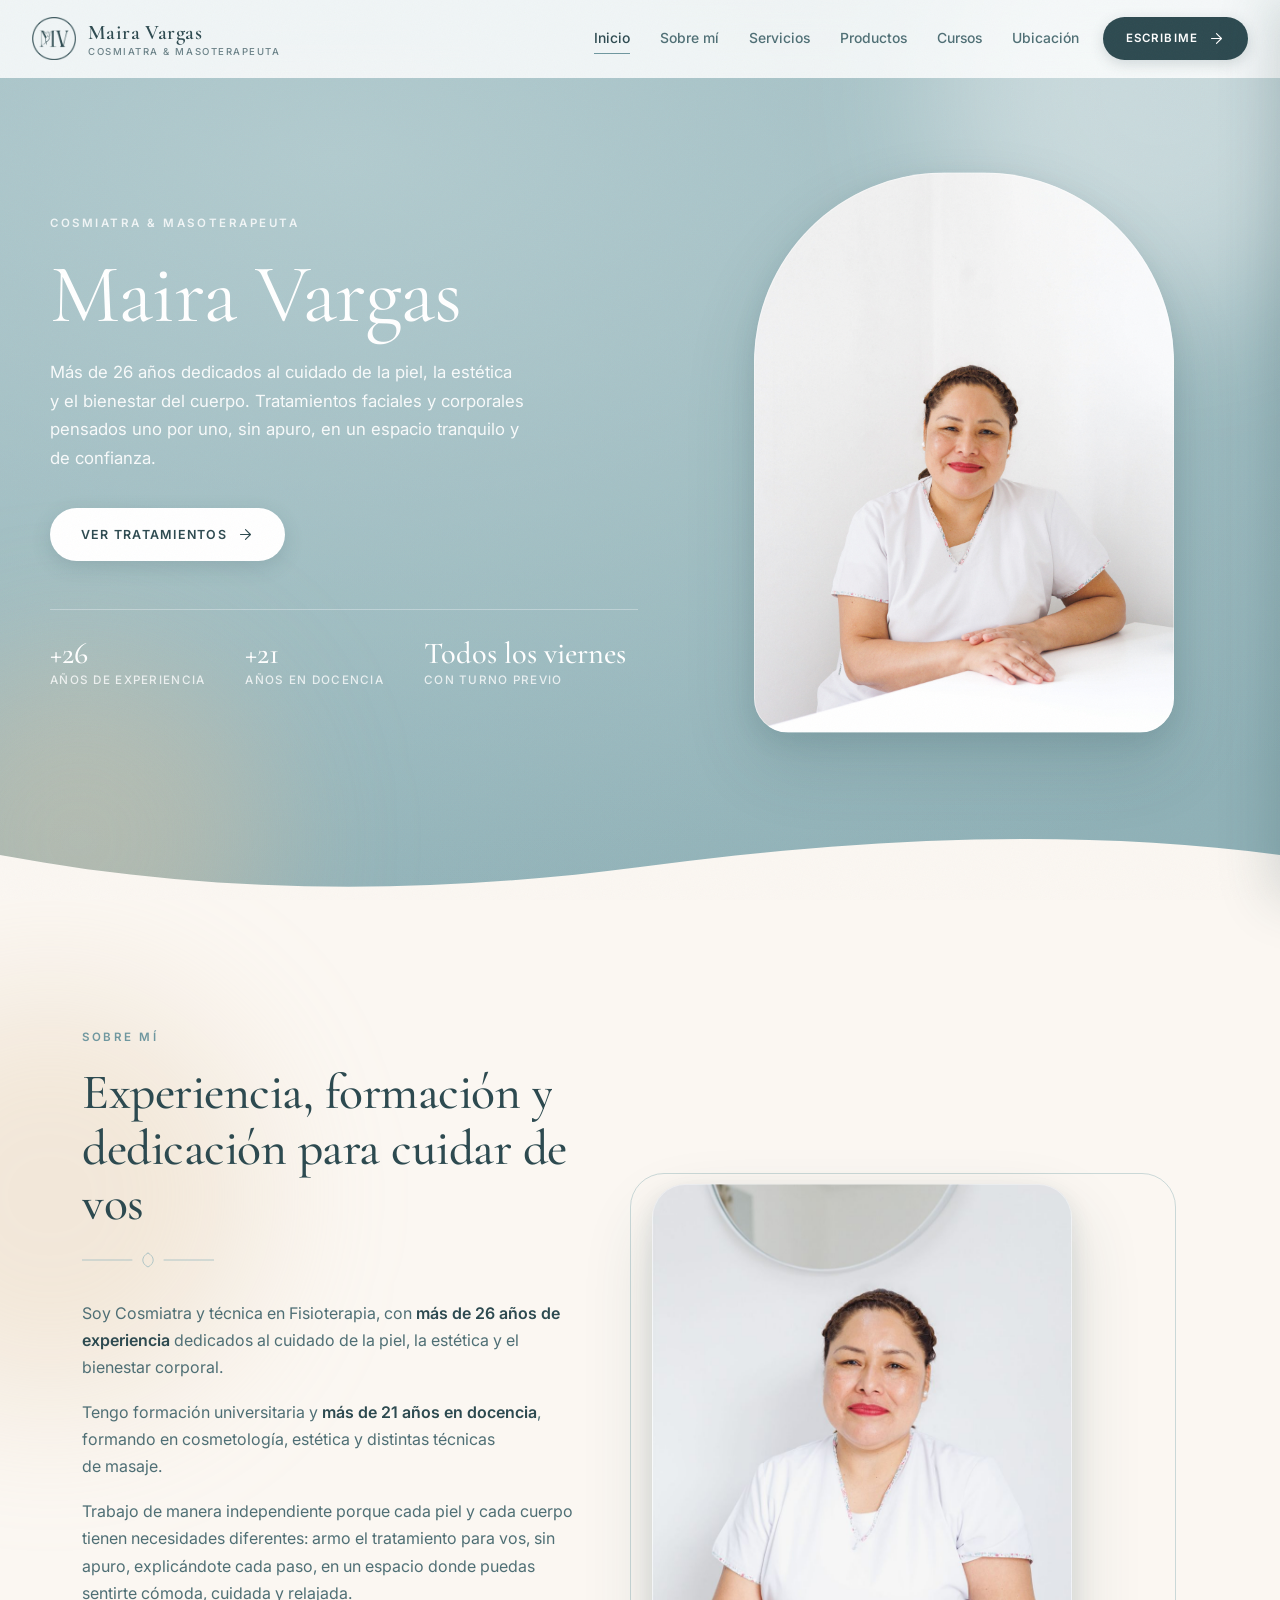
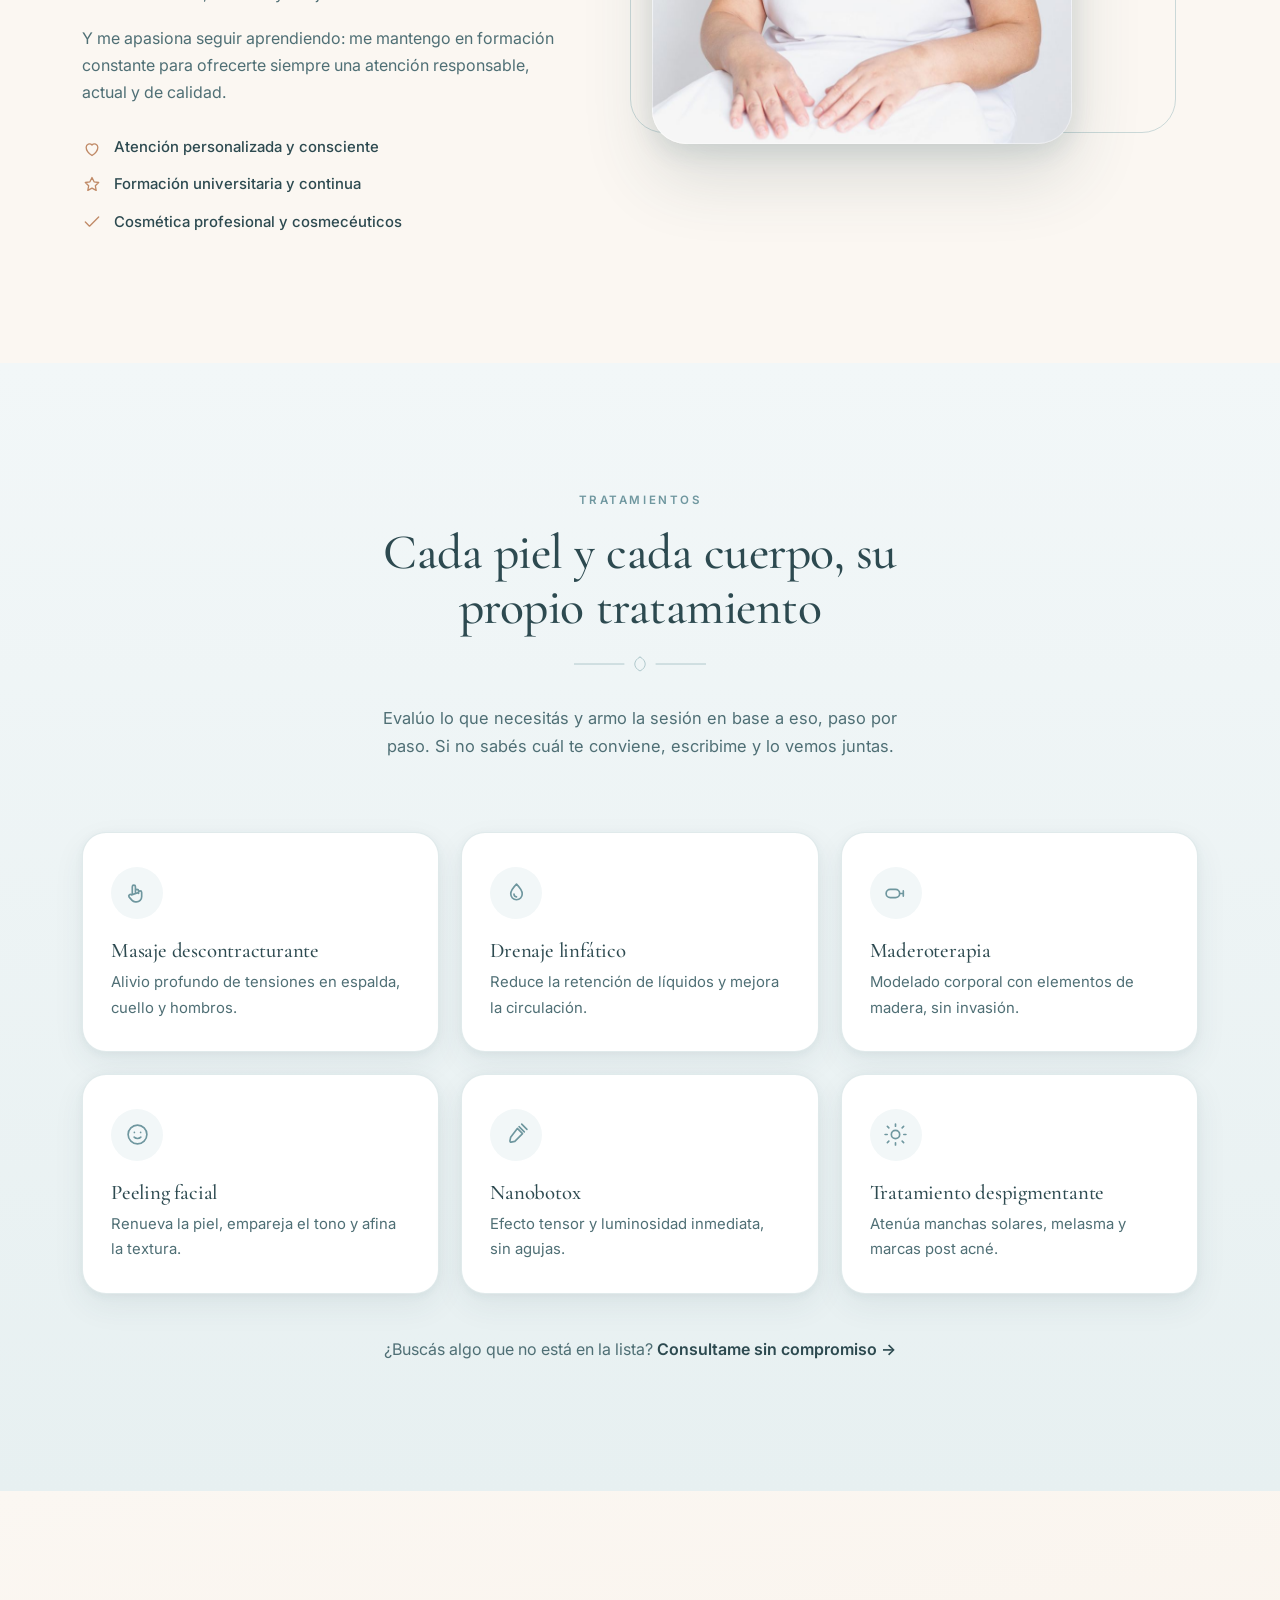
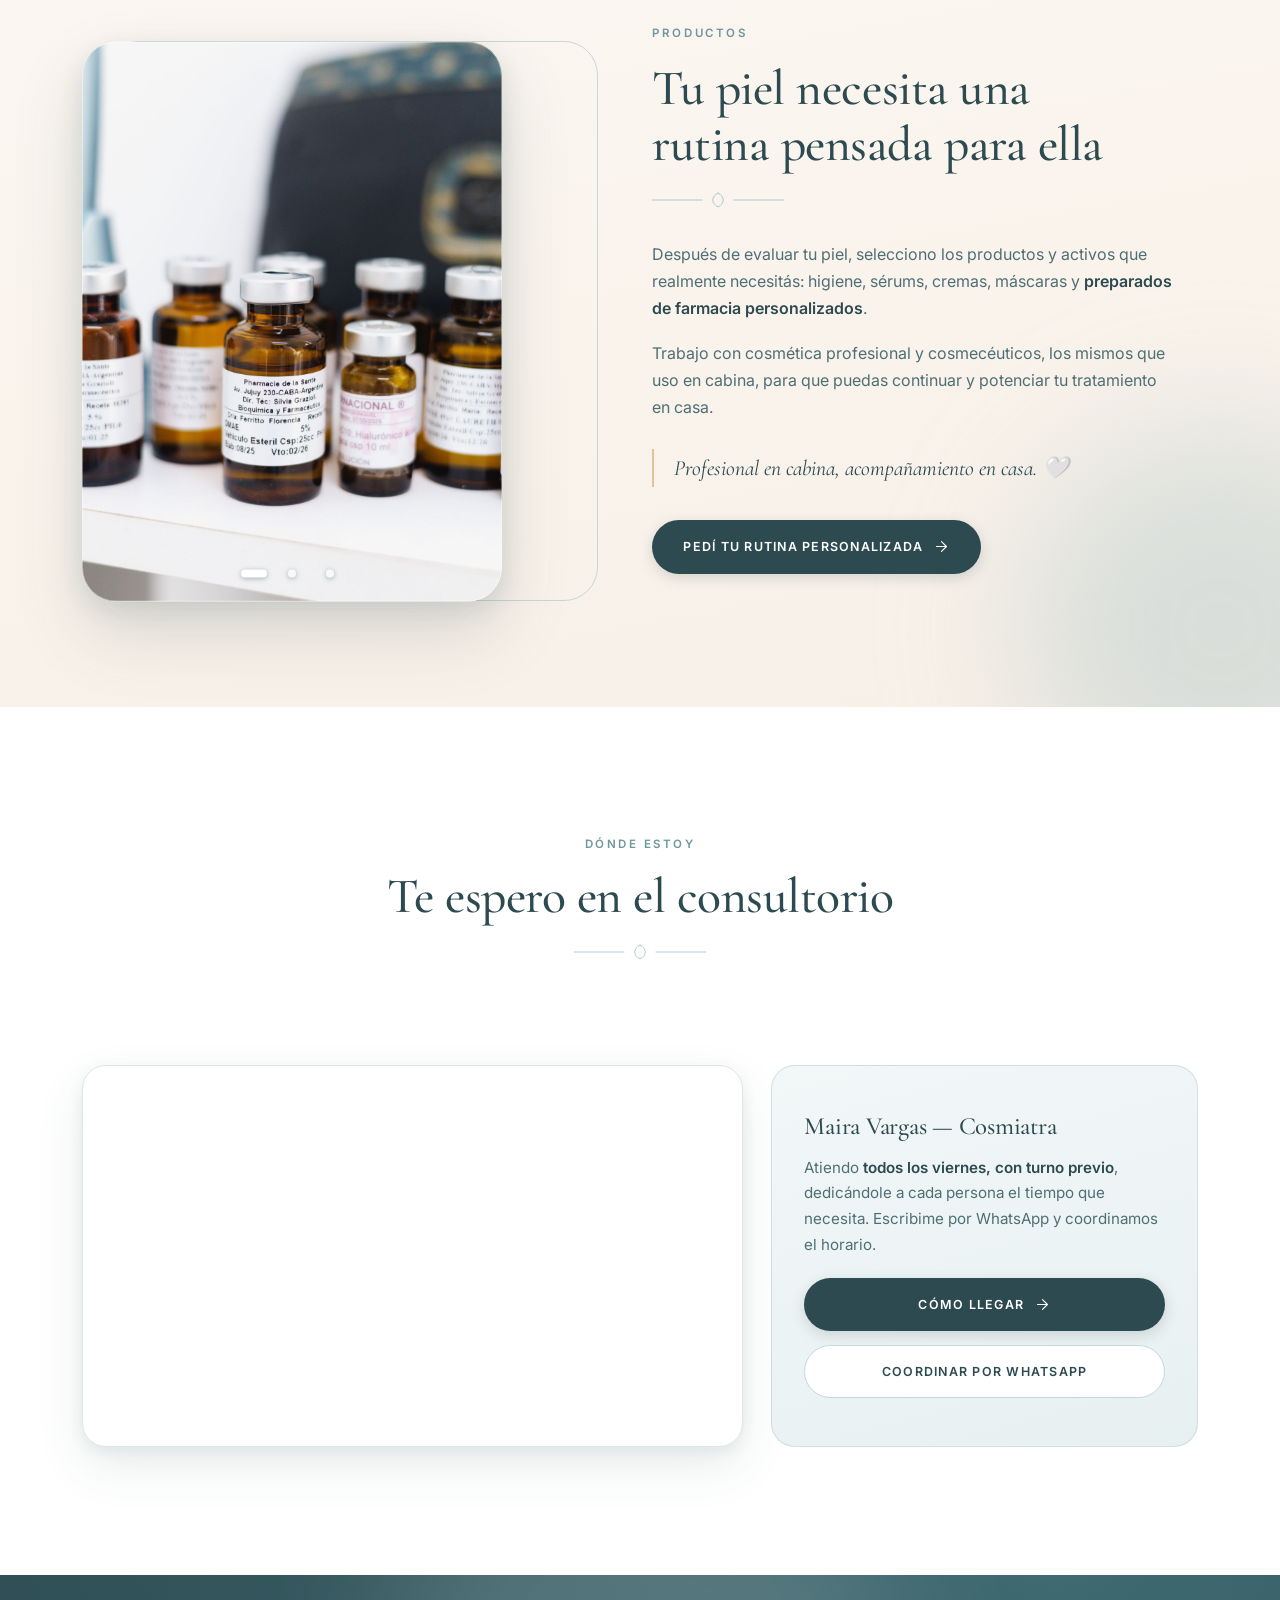
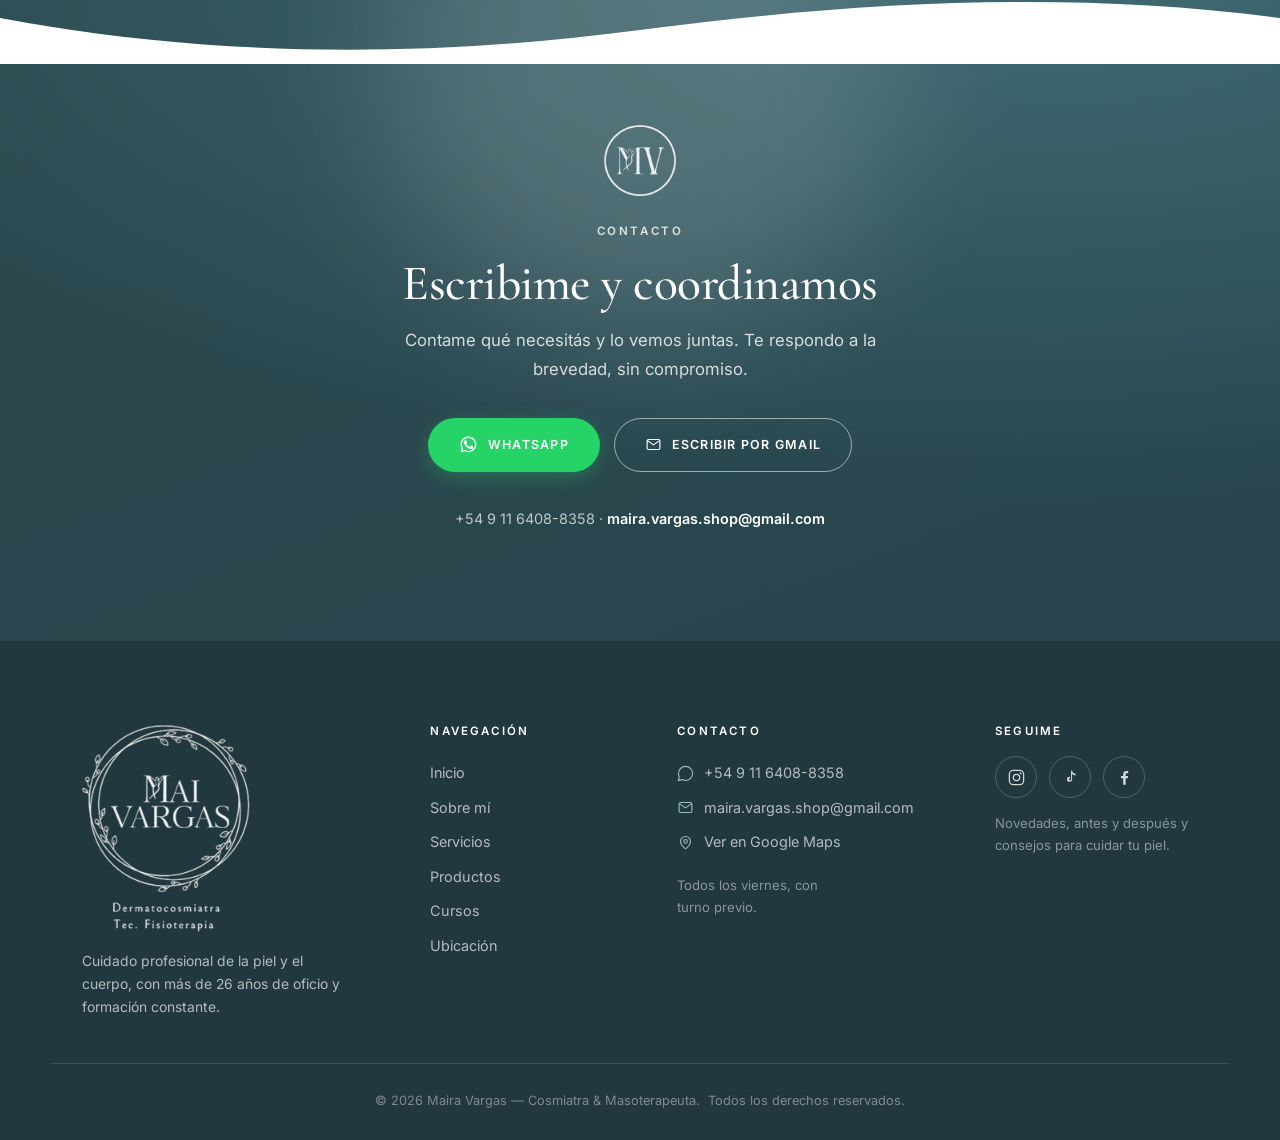
<file: Frontend/index.html>
<!doctype html>
<html lang="es-AR">
  <head>
    <meta charset="UTF-8" />
    <meta name="viewport" content="width=device-width, initial-scale=1.0" />
    <title>
      Maira Vargas | Cosmiatra y Masoterapeuta — San Miguel, Buenos Aires
    </title>
    <meta
      name="description"
      content="Cosmiatra y masoterapeuta con más de 26 años de experiencia y formación universitaria. Tratamientos faciales y corporales personalizados: drenaje linfático, maderoterapia, peeling, nanobotox y masajes. Pedí tu turno por WhatsApp."
    />
    <meta
      name="keywords"
      content="Cosmiatra, masoterapeuta, fisioterapeuta, cosmiatra, drenaje linfático, maderoterapia, peeling facial, nanobotox, masaje descontracturante, tratamiento despigmentante, San Miguel, Buenos Aires"
    />
    <meta name="author" content="Maira Vargas" />
    <meta name="robots" content="index, follow, max-image-preview:large" />
    <meta name="theme-color" content="#9AB9BE" />

    <link rel="canonical" href="https://mairavargas.netlify.app/" />

    <!-- Datos del negocio para Google (resultados enriquecidos / Maps) -->
    <script type="application/ld+json">
      {
        "@context": "https://schema.org",
        "@type": "HealthAndBeautyBusiness",
        "@id": "https://mairavargas.netlify.app/#negocio",
        "name": "Maira Vargas — Cosmiatra",
        "alternateName": "Maira Vargas, Cosmiatra y Masoterapeuta",
        "description": "Cosmiatra y masoterapeuta con más de 26 años de experiencia y formación universitaria. Tratamientos faciales y corporales personalizados.",
        "url": "https://mairavargas.netlify.app/",
        "image": "https://mairavargas.netlify.app/assets/logo/og.png",
        "logo": "https://mairavargas.netlify.app/assets/logo/completo-marca.png",
        "telephone": "+5491164088358",
        "email": "maira.vargas.shop@gmail.com",
        "priceRange": "$$",
        "currenciesAccepted": "ARS",
        "address": {
          "@type": "PostalAddress",
          "addressLocality": "San Miguel",
          "addressRegion": "Buenos Aires",
          "addressCountry": "AR"
        },
        "geo": {
          "@type": "GeoCoordinates",
          "latitude": -34.5398568,
          "longitude": -58.7149944
        },
        "hasMap": "https://www.google.com/maps/place/Mai+Vargas+Cosmiatra/@-34.5422822,-58.7144401,15z",
        "openingHoursSpecification": [
          {
            "@type": "OpeningHoursSpecification",
            "dayOfWeek": ["Friday"],
            "description": "Atiende los viernes, solo con turno previo"
          }
        ],
        "sameAs": [
          "https://www.instagram.com/mai.vargas_/",
          "https://www.tiktok.com/@maira.vargas70"
        ],
        "founder": {
          "@type": "Person",
          "name": "Maira Vargas",
          "jobTitle": "Cosmiatra y Masoterapeuta",
          "knowsAbout": [
            "Cosmetología",
            "Estética facial",
            "Masoterapia",
            "Drenaje linfático",
            "Maderoterapia"
          ]
        },
        "areaServed": {
          "@type": "AdministrativeArea",
          "name": "San Miguel y zona noroeste del Gran Buenos Aires"
        },
        "hasOfferCatalog": {
          "@type": "OfferCatalog",
          "name": "Tratamientos faciales y corporales",
          "itemListElement": [
            {
              "@type": "Offer",
              "itemOffered": {
                "@type": "Service",
                "name": "Masaje descontracturante",
                "description": "Alivio profundo de tensiones en espalda, cuello y hombros."
              }
            },
            {
              "@type": "Offer",
              "itemOffered": {
                "@type": "Service",
                "name": "Drenaje linfático",
                "description": "Reduce la retención de líquidos y mejora la circulación."
              }
            },
            {
              "@type": "Offer",
              "itemOffered": {
                "@type": "Service",
                "name": "Maderoterapia",
                "description": "Modelado corporal con elementos de madera, sin invasión."
              }
            },
            {
              "@type": "Offer",
              "itemOffered": {
                "@type": "Service",
                "name": "Peeling facial",
                "description": "Renueva la piel, empareja el tono y afina la textura."
              }
            },
            {
              "@type": "Offer",
              "itemOffered": {
                "@type": "Service",
                "name": "Nanobotox",
                "description": "Efecto tensor y luminosidad inmediata, sin agujas."
              }
            },
            {
              "@type": "Offer",
              "itemOffered": {
                "@type": "Service",
                "name": "Tratamiento despigmentante",
                "description": "Atenúa manchas solares, melasma y marcas post acné."
              }
            }
          ]
        }
      }
    </script>

    <!-- Ícono de la pestaña / celular -->
    <link rel="icon" href="assets/logo/favicon-32.png" sizes="32x32" />
    <link rel="icon" href="assets/logo/icono-512.png" sizes="512x512" />
    <link rel="apple-touch-icon" href="assets/logo/apple-touch-icon.png" />

    <!-- Vista previa al compartir el link (WhatsApp, Instagram, Facebook) -->
    <meta property="og:type" content="website" />
    <meta property="og:site_name" content="Maira Vargas — Cosmiatra" />
    <meta property="og:url" content="https://mairavargas.netlify.app/" />
    <meta
      property="og:title"
      content="Maira Vargas | Cosmiatra y Masoterapeuta"
    />
    <meta
      property="og:description"
      content="Más de 26 años cuidando la piel y el cuerpo. Tratamientos faciales y corporales personalizados. Pedí tu turno por WhatsApp."
    />
    <meta
      property="og:image"
      content="https://mairavargas.netlify.app/assets/logo/og.png"
    />
    <meta
      property="og:image:alt"
      content="Maira Vargas — Cosmiatra y Masoterapeuta"
    />
    <meta property="og:locale" content="es_AR" />
    <meta name="twitter:card" content="summary_large_image" />
    <meta
      name="twitter:title"
      content="Maira Vargas | Cosmiatra y Masoterapeuta"
    />
    <meta
      name="twitter:description"
      content="Más de 26 años cuidando la piel y el cuerpo. Pedí tu turno por WhatsApp."
    />
    <meta
      name="twitter:image"
      content="https://mairavargas.netlify.app/assets/logo/og.png"
    />

    <link rel="preconnect" href="https://fonts.googleapis.com" />
    <link rel="preconnect" href="https://fonts.gstatic.com" crossorigin />
    <link
      href="https://fonts.googleapis.com/css2?family=Cormorant+Garamond:wght@300;400;500;600&family=Inter:wght@400;500;600;700&display=swap"
      rel="stylesheet"
    />
    <link rel="stylesheet" href="css/style.css" />

    <!-- Si el navegador tiene JavaScript desactivado, las secciones se ven
         igual (sin la animación de entrada). -->
    <noscript>
      <style>
        .animar {
          opacity: 1 !important;
          transform: none !important;
        }
        .carrusel__foto {
          opacity: 1;
        }
        .carrusel__foto ~ .carrusel__foto {
          display: none;
        }
      </style>
    </noscript>
  </head>

  <body>
    <!-- Barra fina que marca cuánto llevás leído de la página -->
    <div class="progreso" id="progreso" aria-hidden="true"></div>

    <!-- ============ CABECERA ============ -->
    <header class="cabecera" id="cabecera">
      <a href="#inicio" class="marca" aria-label="Maira Vargas — inicio">
        <img
          src="assets/logo/mv-marca.png"
          alt=""
          class="marca__iso"
          width="44"
          height="44"
        />
        <span class="marca__texto">
          <strong>Maira Vargas</strong>
          <small>Cosmiatra &amp; Masoterapeuta</small>
        </span>
      </a>

      <nav class="nav-escritorio" aria-label="Principal">
        <a href="#inicio">Inicio</a>
        <a href="#biografia">Sobre mí</a>
        <a href="#servicios">Servicios</a>
        <a href="#productos">Productos</a>
        <a href="cursos.html">Cursos</a>
        <a href="#ubicacion">Ubicación</a>
      </nav>

      <a class="btn btn--chico btn--primario nav-cta" data-wa>
        Escribime
        <svg class="btn__ico" viewBox="0 0 24 24" aria-hidden="true">
          <path d="M5 12h13M12 5l7 7-7 7" />
        </svg>
      </a>

      <button
        class="hamburguesa"
        id="btn-menu"
        aria-label="Abrir menú"
        aria-expanded="false"
        aria-controls="panel-movil"
      >
        <span></span><span></span><span></span>
      </button>
    </header>

    <!-- ============ MENÚ MÓVIL ============ -->
    <aside class="panel-movil" id="panel-movil" aria-label="Menú">
      <button
        class="panel-movil__cerrar"
        id="btn-cerrar"
        aria-label="Cerrar menú"
      >
        <svg viewBox="0 0 24 24" aria-hidden="true">
          <path d="M6 6l12 12M18 6L6 18" />
        </svg>
      </button>
      <nav>
        <a href="#inicio">Inicio</a>
        <a href="#biografia">Sobre mí</a>
        <a href="#servicios">Servicios</a>
        <a href="#productos">Productos</a>
        <a href="cursos.html">Cursos</a>
        <a href="#ubicacion">Ubicación</a>
        <a href="#contacto">Contacto</a>
      </nav>
      <a class="btn btn--primario btn--bloque" data-wa>
        Escribime por WhatsApp
      </a>
      <div class="redes">
        <a
          href="https://www.instagram.com/mai.vargas_/"
          target="_blank"
          rel="noopener"
          aria-label="Instagram de Maira Vargas"
        >
          <svg viewBox="0 0 24 24" aria-hidden="true">
            <rect x="3" y="3" width="18" height="18" rx="5" />
            <circle cx="12" cy="12" r="4" />
            <circle
              cx="17.2"
              cy="6.8"
              r="1.2"
              fill="currentColor"
              stroke="none"
            />
          </svg>
        </a>

        <a
          href="https://www.tiktok.com/@maira.vargas70"
          target="_blank"
          rel="noopener"
          aria-label="TikTok de Maira Vargas"
        >
          <svg viewBox="0 0 24 24" aria-hidden="true">
            <path
              d="M14 3v11.2a3.2 3.2 0 11-2.6-3.15V13a1.3 1.3 0 100 2.6 1.3 1.3 0 001.3-1.3V3h1.3z"
              fill="currentColor"
              stroke="none"
            />
            <path
              d="M14 3c.4 2.4 2 4 4.4 4.2v2.2C16.6 9.3 15 8.6 14 7.5"
              fill="currentColor"
              stroke="none"
            />
          </svg>
        </a>

        <a
          href="https://www.facebook.com/share/17zSzBEvKM/"
          target="_blank"
          rel="noopener"
          aria-label="Facebook de Maira Vargas"
        >
          <svg viewBox="0 0 24 24" aria-hidden="true">
            <path
              d="M13.5 21v-8h2.7l.4-3h-3.1V8.1c0-.9.3-1.5 1.5-1.5h1.7V3.9c-.3 0-1.3-.1-2.4-.1-2.4 0-4 1.5-4 4.1V10H7.5v3h2.8v8h3.2z"
              fill="currentColor"
              stroke="none"
            />
          </svg>
        </a>
      </div>
    </aside>
    <div class="velo" id="velo"></div>

    <main>
      <!-- ============ HERO ============ -->
      <section id="inicio" class="hero">
        <span class="mancha mancha--a" aria-hidden="true"></span>
        <span class="mancha mancha--b" aria-hidden="true"></span>

        <span class="polvo" aria-hidden="true">
          <i></i><i></i><i></i><i></i><i></i><i></i><i></i><i></i>
        </span>

        <div class="hero__inner">
          <div class="hero__texto animar animar--izq">
            <p class="ancla ancla--claro">Cosmiatra &amp; Masoterapeuta</p>
            <h1 data-revelar>Maira Vargas</h1>
            <p class="hero__bajada">
              Más de 26 años dedicados al cuidado de la piel, la estética y el
              bienestar del cuerpo. Tratamientos faciales y corporales pensados
              uno por uno, sin apuro, en un espacio tranquilo y de confianza.
            </p>

            <div class="hero__acciones">
              <a class="btn btn--claro" href="#servicios">
                Ver tratamientos
                <svg class="btn__ico" viewBox="0 0 24 24" aria-hidden="true">
                  <path d="M5 12h13M12 5l7 7-7 7" />
                </svg>
              </a>
            </div>

            <ul class="hero__datos">
              <li>
                <strong data-contador="26" data-prefijo="+">+26</strong>
                <span>años de experiencia</span>
              </li>
              <li>
                <strong data-contador="21" data-prefijo="+">+21</strong>
                <span>años en docencia</span>
              </li>
              <li>
                <strong>Todos los viernes</strong><span>con turno previo</span>
              </li>
            </ul>
          </div>

          <div class="hero__figura animar animar--der">
            <div class="marco" data-parallax="0.05">
              <img
                src="assets/images/Foto_portada.jpg"
                alt="Maira Vargas, Cosmiatra y masoterapeuta, en su consultorio de San Miguel"
                width="900"
                height="1350"
                fetchpriority="high"
                decoding="async"
              />
            </div>
          </div>
        </div>

        <svg
          class="onda onda--abajo"
          viewBox="0 0 1440 90"
          preserveAspectRatio="none"
          aria-hidden="true"
        >
          <path d="M0 90V44c240 40 480 40 720 12s480-40 720-12v46z" />
        </svg>
      </section>

      <!-- ============ SOBRE MÍ ============ -->
      <section id="biografia" class="banda banda--crema">
        <span class="mancha mancha--c" aria-hidden="true"></span>
        <div class="contenedor duo duo--invertido">
          <div class="duo__figura animar animar--der">
            <div class="marco marco--sand" data-parallax="0.04">
              <img
                src="assets/images/biografia-maira.jpg"
                alt="Maira Vargas, Cosmiatra con formación universitaria, en su espacio de trabajo"
                loading="lazy"
                width="900"
                height="1350"
              />
            </div>
          </div>

          <div class="duo__texto animar animar--izq">
            <p class="ancla">Sobre mí</p>
            <h2 data-revelar>
              Experiencia, formación y<br />dedicación para cuidar de vos
            </h2>
            <svg class="ornamento" viewBox="0 0 132 16" aria-hidden="true">
              <path d="M0 8h50M82 8h50" pathLength="1" />
              <path
                d="M66 1c-7 3.5-7 10.5 0 14 7-3.5 7-10.5 0-14z"
                pathLength="1"
              />
            </svg>
            <p>
              Soy Cosmiatra y técnica en Fisioterapia, con
              <strong>más de 26 años de experiencia</strong> dedicados al
              cuidado de la piel, la estética y el bienestar corporal.
            </p>
            <p>
              Tengo formación universitaria y
              <strong>más de 21 años en docencia</strong>, formando en
              cosmetología, estética y distintas técnicas de masaje.
            </p>
            <p>
              Trabajo de manera independiente porque cada piel y cada cuerpo
              tienen necesidades diferentes: armo el tratamiento para vos, sin
              apuro, explicándote cada paso, en un espacio donde puedas sentirte
              cómoda, cuidada y relajada.
            </p>
            <p>
              Y me apasiona seguir aprendiendo: me mantengo en formación
              constante para ofrecerte siempre una atención responsable, actual
              y de calidad.
            </p>

            <ul class="valores">
              <li>
                <svg viewBox="0 0 24 24" aria-hidden="true">
                  <path
                    d="M12 21s-7-4.5-7-10a4 4 0 017-2.6A4 4 0 0119 11c0 5.5-7 10-7 10z"
                  />
                </svg>
                Atención personalizada y consciente
              </li>
              <li>
                <svg viewBox="0 0 24 24" aria-hidden="true">
                  <path
                    d="M12 3l2.5 5.2 5.5.8-4 3.9 1 5.6-5-2.7-5 2.7 1-5.6-4-3.9 5.5-.8z"
                  />
                </svg>
                Formación universitaria y continua
              </li>
              <li>
                <svg viewBox="0 0 24 24" aria-hidden="true">
                  <path d="M4 12l5 5L20 6" />
                </svg>
                Cosmética profesional y cosmecéuticos
              </li>
            </ul>
          </div>
        </div>
      </section>

      <!-- ============ SERVICIOS ============ -->
      <section id="servicios" class="banda banda--sage">
        <div class="contenedor">
          <header class="titulo-seccion animar">
            <p class="ancla">Tratamientos</p>
            <h2 data-revelar>Cada piel y cada cuerpo, su propio tratamiento</h2>
            <svg
              class="ornamento ornamento--centro"
              viewBox="0 0 132 16"
              aria-hidden="true"
            >
              <path d="M0 8h50M82 8h50" pathLength="1" />
              <path
                d="M66 1c-7 3.5-7 10.5 0 14 7-3.5 7-10.5 0-14z"
                pathLength="1"
              />
            </svg>
            <p class="titulo-seccion__bajada">
              Evalúo lo que necesitás y armo la sesión en base a eso, paso por
              paso. Si no sabés cuál te conviene, escribime y lo vemos juntas.
            </p>
          </header>

          <ul class="grilla-servicios">
            <li class="servicio animar animar--sube">
              <span class="servicio__ico">
                <svg viewBox="0 0 24 24" aria-hidden="true">
                  <path
                    d="M7 13V5.5a1.5 1.5 0 013 0V11m0-1.5a1.5 1.5 0 013 0V12m0-1a1.5 1.5 0 013 0v4a5 5 0 01-5 5h-1.2a4 4 0 01-3-1.4L4 15.5a1.6 1.6 0 012.3-2.2z"
                  />
                </svg>
              </span>
              <h3>Masaje descontracturante</h3>
              <p>Alivio profundo de tensiones en espalda, cuello y hombros.</p>
            </li>

            <li class="servicio animar animar--sube">
              <span class="servicio__ico">
                <svg viewBox="0 0 24 24" aria-hidden="true">
                  <path
                    d="M12 3s5.5 5.6 5.5 9.3A5.5 5.5 0 0112 18a5.5 5.5 0 01-5.5-5.7C6.5 8.6 12 3 12 3z"
                  />
                  <path d="M9.6 12.6a2.6 2.6 0 002.4 2.6" />
                </svg>
              </span>
              <h3>Drenaje linfático</h3>
              <p>Reduce la retención de líquidos y mejora la circulación.</p>
            </li>

            <li class="servicio animar animar--sube">
              <span class="servicio__ico">
                <svg viewBox="0 0 24 24" aria-hidden="true">
                  <rect x="3" y="8" width="13" height="8" rx="4" />
                  <path d="M16 12h3.5M19.5 9.5v5" />
                </svg>
              </span>
              <h3>Maderoterapia</h3>
              <p>Modelado corporal con elementos de madera, sin invasión.</p>
            </li>

            <li class="servicio animar animar--sube">
              <span class="servicio__ico">
                <svg viewBox="0 0 24 24" aria-hidden="true">
                  <path d="M12 3a9 9 0 100 18 9 9 0 000-18z" />
                  <path d="M9 10h.01M15 10h.01M8.8 14.5a4.5 4.5 0 006.4 0" />
                </svg>
              </span>
              <h3>Peeling facial</h3>
              <p>Renueva la piel, empareja el tono y afina la textura.</p>
            </li>

            <li class="servicio animar animar--sube">
              <span class="servicio__ico">
                <svg viewBox="0 0 24 24" aria-hidden="true">
                  <path
                    d="M14.5 4.5l5 5M17 2l5 5M12.8 6.2l5 5-7.4 7.4-3.6.7a1 1 0 01-1.1-1.1l.7-3.6z"
                  />
                </svg>
              </span>
              <h3>Nanobotox</h3>
              <p>Efecto tensor y luminosidad inmediata, sin agujas.</p>
            </li>

            <li class="servicio animar animar--sube">
              <span class="servicio__ico">
                <svg viewBox="0 0 24 24" aria-hidden="true">
                  <circle cx="12" cy="12" r="4" />
                  <path
                    d="M12 2v2M12 20v2M4.2 4.2l1.4 1.4M18.4 18.4l1.4 1.4M2 12h2M20 12h2M4.2 19.8l1.4-1.4M18.4 5.6l1.4-1.4"
                  />
                </svg>
              </span>
              <h3>Tratamiento despigmentante</h3>
              <p>Atenúa manchas solares, melasma y marcas post acné.</p>
            </li>
          </ul>

          <p class="grilla-servicios__pie animar">
            ¿Buscás algo que no está en la lista?
            <a data-wa class="enlace-suave">Consultame sin compromiso →</a>
          </p>
        </div>
      </section>

      <!-- ============ PRODUCTOS ============ -->
      <section id="productos" class="banda banda--crema-calida">
        <span class="mancha mancha--d" aria-hidden="true"></span>
        <div class="contenedor duo">
          <div class="duo__figura animar animar--izq">
            <div
              class="marco marco--sage carrusel"
              data-carrusel
              data-parallax="0.04"
            >
              <div class="carrusel__pista">
                <img
                  class="carrusel__foto activa"
                  src="assets/images/productos1.jpg"
                  alt="Cosmética profesional y cosmecéuticos que Maira Vargas usa en cabina"
                  loading="lazy"
                  decoding="async"
                  width="900"
                  height="1350"
                />
                <img
                  class="carrusel__foto"
                  src="assets/images/productos2.jpg"
                  alt="Sérums, cremas y activos seleccionados para cada tipo de piel"
                  loading="lazy"
                  decoding="async"
                  width="900"
                  height="1350"
                />
                <img
                  class="carrusel__foto"
                  src="assets/images/productos3.jpg"
                  alt="Preparados de farmacia personalizados y máscaras faciales"
                  loading="lazy"
                  decoding="async"
                  width="900"
                  height="1350"
                />
              </div>
              <div
                class="carrusel__puntos"
                role="tablist"
                aria-label="Fotos de productos"
              ></div>
            </div>
          </div>

          <div class="duo__texto animar animar--der">
            <p class="ancla">Productos</p>
            <h2 data-revelar>
              Tu piel necesita una<br />rutina pensada para ella
            </h2>
            <svg class="ornamento" viewBox="0 0 132 16" aria-hidden="true">
              <path d="M0 8h50M82 8h50" pathLength="1" />
              <path
                d="M66 1c-7 3.5-7 10.5 0 14 7-3.5 7-10.5 0-14z"
                pathLength="1"
              />
            </svg>
            <p>
              Después de evaluar tu piel, selecciono los productos y activos que
              realmente necesitás: higiene, sérums, cremas, máscaras y
              <strong>preparados de farmacia personalizados</strong>.
            </p>
            <p>
              Trabajo con cosmética profesional y cosmecéuticos, los mismos que
              uso en cabina, para que puedas continuar y potenciar tu
              tratamiento en casa.
            </p>

            <p class="lema">
              Profesional en cabina, acompañamiento en casa.
              <span aria-hidden="true">🤍</span>
            </p>

            <a class="btn btn--primario" data-wa>
              Pedí tu rutina personalizada
              <svg class="btn__ico" viewBox="0 0 24 24" aria-hidden="true">
                <path d="M5 12h13M12 5l7 7-7 7" />
              </svg>
            </a>
          </div>
        </div>
      </section>

      <!-- ============ UBICACIÓN ============ -->
      <section id="ubicacion" class="banda banda--blanca">
        <div class="contenedor">
          <header class="titulo-seccion animar">
            <p class="ancla">Dónde estoy</p>
            <h2 data-revelar>Te espero en el consultorio</h2>
            <svg
              class="ornamento ornamento--centro"
              viewBox="0 0 132 16"
              aria-hidden="true"
            >
              <path d="M0 8h50M82 8h50" pathLength="1" />
              <path
                d="M66 1c-7 3.5-7 10.5 0 14 7-3.5 7-10.5 0-14z"
                pathLength="1"
              />
            </svg>
          </header>

          <div class="mapa animar">
            <div class="mapa__marco">
              <iframe
                src="https://maps.google.com/maps?q=-34.5398568,-58.7149944&z=16&hl=es&output=embed"
                title="Ubicación del consultorio de Maira Vargas en Google Maps"
                loading="lazy"
                referrerpolicy="no-referrer-when-downgrade"
              ></iframe>
            </div>

            <div class="mapa__ficha">
              <h3>Maira Vargas — Cosmiatra</h3>
              <p class="mapa__nota">
                Atiendo <strong>todos los viernes, con turno previo</strong>,
                dedicándole a cada persona el tiempo que necesita. Escribime por
                WhatsApp y coordinamos el horario.
              </p>
              <a
                class="btn btn--primario btn--bloque"
                href="https://www.google.com/maps/place/Mai+Vargas+Cosmiatra/@-34.5422822,-58.7144401,15z/data=!4m6!3m5!1s0x95bcbd52ab7d0781:0x49664c89e6472052!8m2!3d-34.5398568!4d-58.7149944!16s%2Fg%2F11nvh8zlq4"
                target="_blank"
                rel="noopener"
              >
                Cómo llegar
                <svg class="btn__ico" viewBox="0 0 24 24" aria-hidden="true">
                  <path d="M5 12h13M12 5l7 7-7 7" />
                </svg>
              </a>
              <a class="btn btn--suave btn--bloque" data-wa>
                Coordinar por WhatsApp
              </a>
            </div>
          </div>
        </div>
      </section>

      <!-- ============ CONTACTO ============ -->
      <section id="contacto" class="contacto">
        <span class="mancha mancha--e" aria-hidden="true"></span>
        <svg
          class="onda onda--arriba"
          viewBox="0 0 1440 90"
          preserveAspectRatio="none"
          aria-hidden="true"
        >
          <path d="M0 0v46c240-40 480-40 720-12s480 40 720 12V0z" />
        </svg>

        <div class="contacto__inner animar">
          <img
            src="assets/logo/mv-blanco.png"
            alt=""
            class="contacto__iso"
            width="72"
            height="72"
            loading="lazy"
          />
          <p class="ancla ancla--claro">Contacto</p>
          <h2 data-revelar>Escribime y coordinamos</h2>
          <p class="contacto__bajada">
            Contame qué necesitás y lo vemos juntas. Te respondo a la brevedad,
            sin compromiso.
          </p>

          <div class="contacto__acciones">
            <a class="btn btn--wa" data-wa>
              <svg class="ico-wa" viewBox="0 0 24 24" aria-hidden="true">
                <path
                  d="M17.5 14.4c-.3-.2-1.7-.9-2-1-.3-.1-.5-.1-.7.1-.2.3-.7 1-.9 1.2-.2.2-.3.2-.6.1-1.7-.9-2.9-1.6-4-3.5-.3-.5.3-.5.9-1.6.1-.2 0-.4 0-.5s-.7-1.6-.9-2.2c-.2-.6-.5-.5-.7-.5h-.6c-.2 0-.5.1-.8.4-.3.3-1 1-1 2.5s1.1 2.9 1.2 3.1c.1.2 2.1 3.2 5.1 4.5 1.9.8 2.6.9 3.5.7.6-.1 1.7-.7 1.9-1.3.2-.7.2-1.2.2-1.3-.1-.2-.3-.2-.6-.4z"
                />
                <path
                  d="M12 2C6.5 2 2 6.5 2 12c0 1.8.5 3.4 1.3 4.9L2 22l5.3-1.4c1.4.8 3 1.2 4.7 1.2 5.5 0 10-4.5 10-10S17.5 2 12 2zm0 18.2c-1.5 0-3-.4-4.2-1.2l-.3-.2-3.1.8.8-3-.2-.3C4.2 15 3.8 13.5 3.8 12c0-4.5 3.7-8.2 8.2-8.2s8.2 3.7 8.2 8.2-3.7 8.2-8.2 8.2z"
                />
              </svg>
              WhatsApp
            </a>

            <a class="btn btn--fantasma" data-mail>
              <svg
                class="btn__ico btn__ico--fijo"
                viewBox="0 0 24 24"
                aria-hidden="true"
              >
                <rect x="3" y="5" width="18" height="14" rx="2" />
                <path d="M3.5 6.5l8.5 6 8.5-6" />
              </svg>
              Escribir por Gmail
            </a>
          </div>

          <p class="contacto__pie">
            <span data-wa-texto></span> ·
            <a data-mail class="enlace-claro" data-mail-texto></a>
          </p>
        </div>
      </section>
    </main>

    <!-- ============ PIE ============ -->
    <footer class="pie">
      <div class="contenedor pie__grid">
        <div class="pie__col pie__col--marca">
          <img
            src="assets/logo/completo-blanco.png"
            alt="Maira Vargas — Dermatocosmiatra y Técnica en Fisioterapia"
            class="pie__logo"
            width="420"
            height="517"
            loading="lazy"
          />
          <p class="pie__lema">
            Cuidado profesional de la piel y el cuerpo, con más de 26 años de
            oficio y formación constante.
          </p>
        </div>

        <div class="pie__col">
          <h3>Navegación</h3>
          <a href="#inicio">Inicio</a>
          <a href="#biografia">Sobre mí</a>
          <a href="#servicios">Servicios</a>
          <a href="#productos">Productos</a>
          <a href="cursos.html">Cursos</a>
          <a href="#ubicacion">Ubicación</a>
        </div>

        <div class="pie__col">
          <h3>Contacto</h3>
          <a data-wa class="pie__dato">
            <svg viewBox="0 0 24 24" aria-hidden="true">
              <path
                d="M12 2C6.5 2 2 6.5 2 12c0 1.8.5 3.4 1.3 4.9L2 22l5.3-1.4c1.4.8 3 1.2 4.7 1.2 5.5 0 10-4.5 10-10S17.5 2 12 2z"
              />
            </svg>
            <span data-wa-texto></span>
          </a>
          <a data-mail class="pie__dato">
            <svg viewBox="0 0 24 24" aria-hidden="true">
              <rect x="3" y="5" width="18" height="14" rx="2" />
              <path d="M3.5 6.5l8.5 6 8.5-6" />
            </svg>
            <span data-mail-texto></span>
          </a>
          <a
            class="pie__dato"
            href="https://www.google.com/maps/place/Mai+Vargas+Cosmiatra/@-34.5422822,-58.7144401,15z/data=!4m6!3m5!1s0x95bcbd52ab7d0781:0x49664c89e6472052!8m2!3d-34.5398568!4d-58.7149944!16s%2Fg%2F11nvh8zlq4"
            target="_blank"
            rel="noopener"
          >
            <svg viewBox="0 0 24 24" aria-hidden="true">
              <path
                d="M12 21s7-5.6 7-10.5A7 7 0 005 10.5C5 15.4 12 21 12 21z"
              />
              <circle cx="12" cy="10.5" r="2.5" />
            </svg>
            Ver en Google Maps
          </a>
          <p class="pie__horario">Todos los viernes, con turno previo.</p>
        </div>

        <div class="pie__col">
          <h3>Seguime</h3>
          <div class="redes">
            <a
              href="https://www.instagram.com/mai.vargas_/"
              target="_blank"
              rel="noopener"
              aria-label="Instagram de Maira Vargas"
            >
              <svg viewBox="0 0 24 24" aria-hidden="true">
                <rect x="3" y="3" width="18" height="18" rx="5" />
                <circle cx="12" cy="12" r="4" />
                <circle
                  cx="17.2"
                  cy="6.8"
                  r="1.2"
                  fill="currentColor"
                  stroke="none"
                />
              </svg>
            </a>

            <a
              href="https://www.tiktok.com/@maira.vargas70"
              target="_blank"
              rel="noopener"
              aria-label="TikTok de Maira Vargas"
            >
              <svg viewBox="0 0 24 24" aria-hidden="true">
                <path
                  d="M14 3v11.2a3.2 3.2 0 11-2.6-3.15V13a1.3 1.3 0 100 2.6 1.3 1.3 0 001.3-1.3V3h1.3z"
                  fill="currentColor"
                  stroke="none"
                />
                <path
                  d="M14 3c.4 2.4 2 4 4.4 4.2v2.2C16.6 9.3 15 8.6 14 7.5"
                  fill="currentColor"
                  stroke="none"
                />
              </svg>
            </a>

            <!-- FACEBOOK: reemplazar el "#" de abajo por la URL del perfil -->
            <a
              href="https://www.facebook.com/share/17zSzBEvKM/"
              target="_blank"
              rel="noopener"
              aria-label="Facebook de Maira Vargas"
            >
              <svg viewBox="0 0 24 24" aria-hidden="true">
                <path
                  d="M13.5 21v-8h2.7l.4-3h-3.1V8.1c0-.9.3-1.5 1.5-1.5h1.7V3.9c-.3 0-1.3-.1-2.4-.1-2.4 0-4 1.5-4 4.1V10H7.5v3h2.8v8h3.2z"
                  fill="currentColor"
                  stroke="none"
                />
              </svg>
            </a>
          </div>
          <p class="pie__horario">
            Novedades, antes y después y consejos para cuidar tu piel.
          </p>
        </div>
      </div>

      <div class="pie__legal">
        <span
          >© <span id="anio"></span> Maira Vargas — Cosmiatra &amp;
          Masoterapeuta.</span
        >
        <span>Todos los derechos reservados.</span>
      </div>
    </footer>

    <!-- Botón flotante de WhatsApp -->
    <a class="wa-flotante" data-wa aria-label="Escribir por WhatsApp">
      <svg viewBox="0 0 24 24" aria-hidden="true">
        <path
          d="M17.5 14.4c-.3-.2-1.7-.9-2-1-.3-.1-.5-.1-.7.1-.2.3-.7 1-.9 1.2-.2.2-.3.2-.6.1-1.7-.9-2.9-1.6-4-3.5-.3-.5.3-.5.9-1.6.1-.2 0-.4 0-.5s-.7-1.6-.9-2.2c-.2-.6-.5-.5-.7-.5h-.6c-.2 0-.5.1-.8.4-.3.3-1 1-1 2.5s1.1 2.9 1.2 3.1c.1.2 2.1 3.2 5.1 4.5 1.9.8 2.6.9 3.5.7.6-.1 1.7-.7 1.9-1.3.2-.7.2-1.2.2-1.3-.1-.2-.3-.2-.6-.4z"
        />
        <path
          d="M12 2C6.5 2 2 6.5 2 12c0 1.8.5 3.4 1.3 4.9L2 22l5.3-1.4c1.4.8 3 1.2 4.7 1.2 5.5 0 10-4.5 10-10S17.5 2 12 2zm0 18.2c-1.5 0-3-.4-4.2-1.2l-.3-.2-3.1.8.8-3-.2-.3C4.2 15 3.8 13.5 3.8 12c0-4.5 3.7-8.2 8.2-8.2s8.2 3.7 8.2 8.2-3.7 8.2-8.2 8.2z"
        />
      </svg>
    </a>

    <script src="js/script.js"></script>
  </body>
</html>
</file>
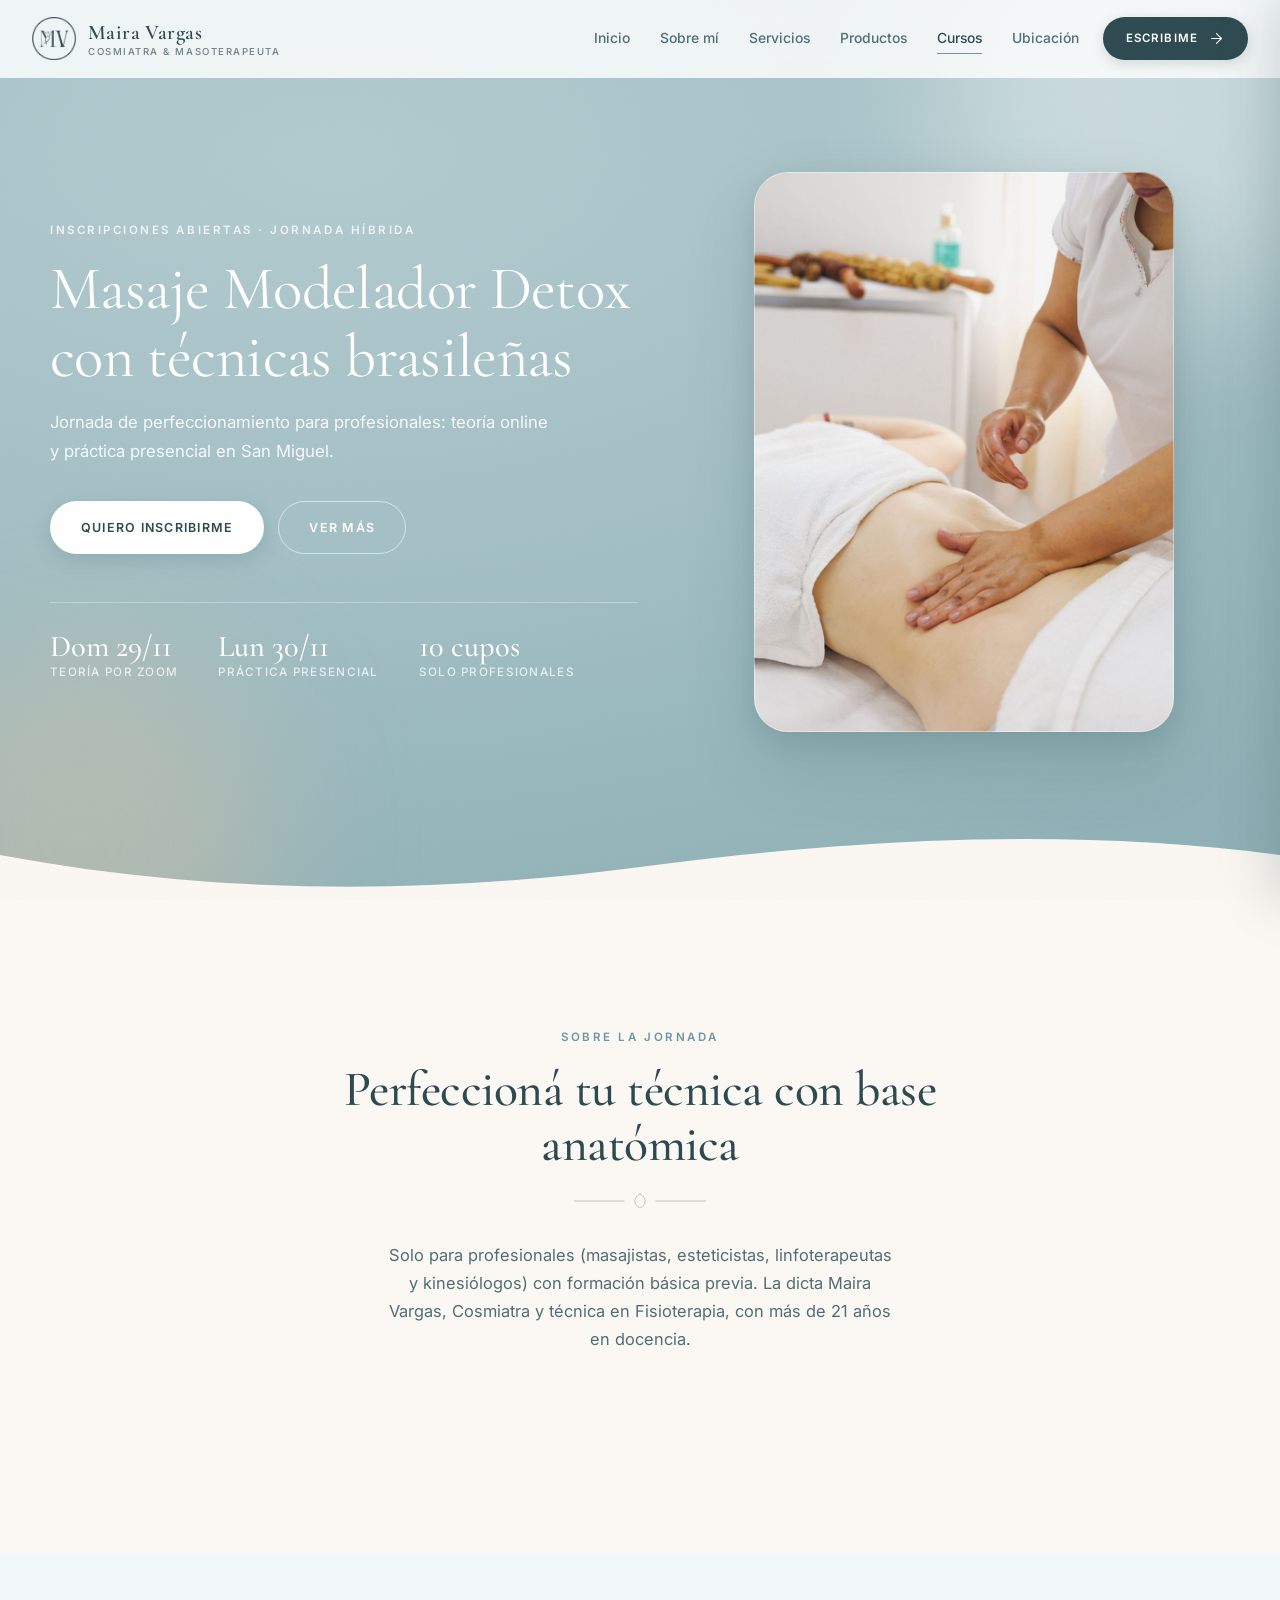
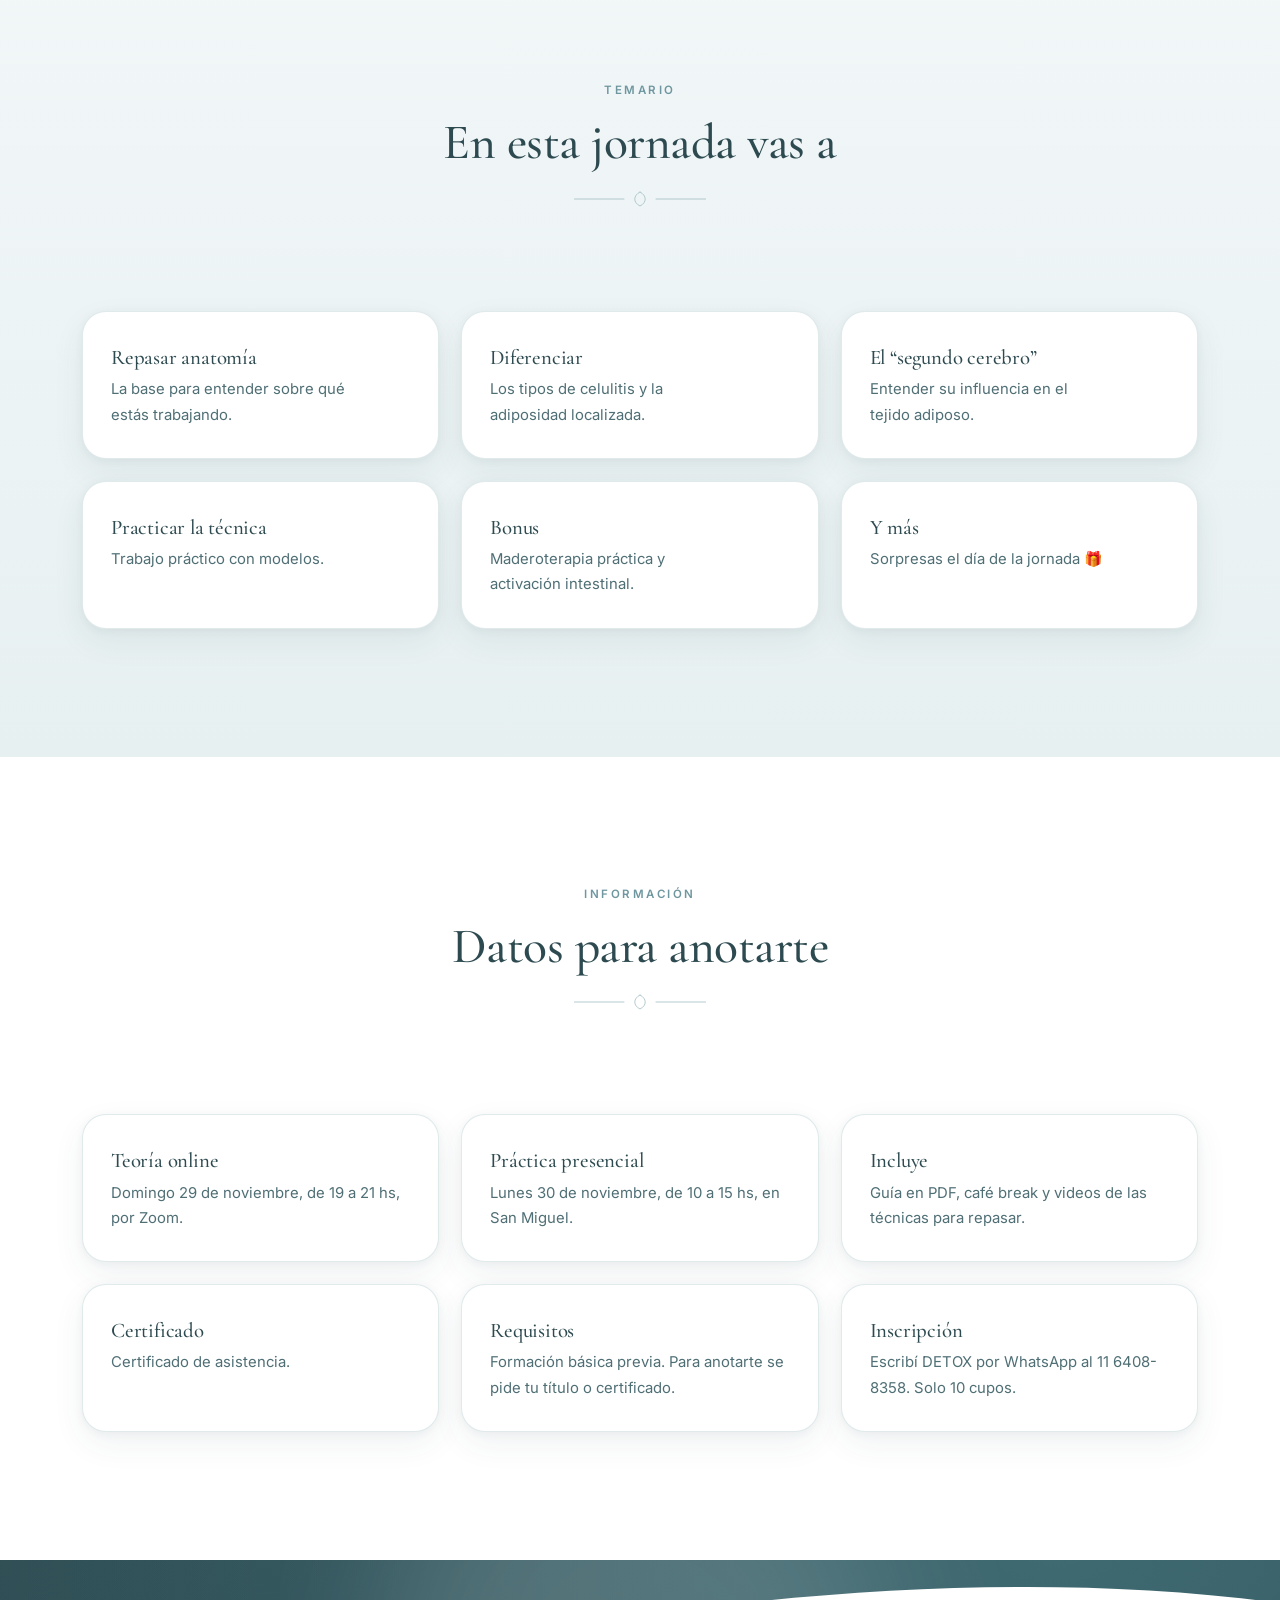
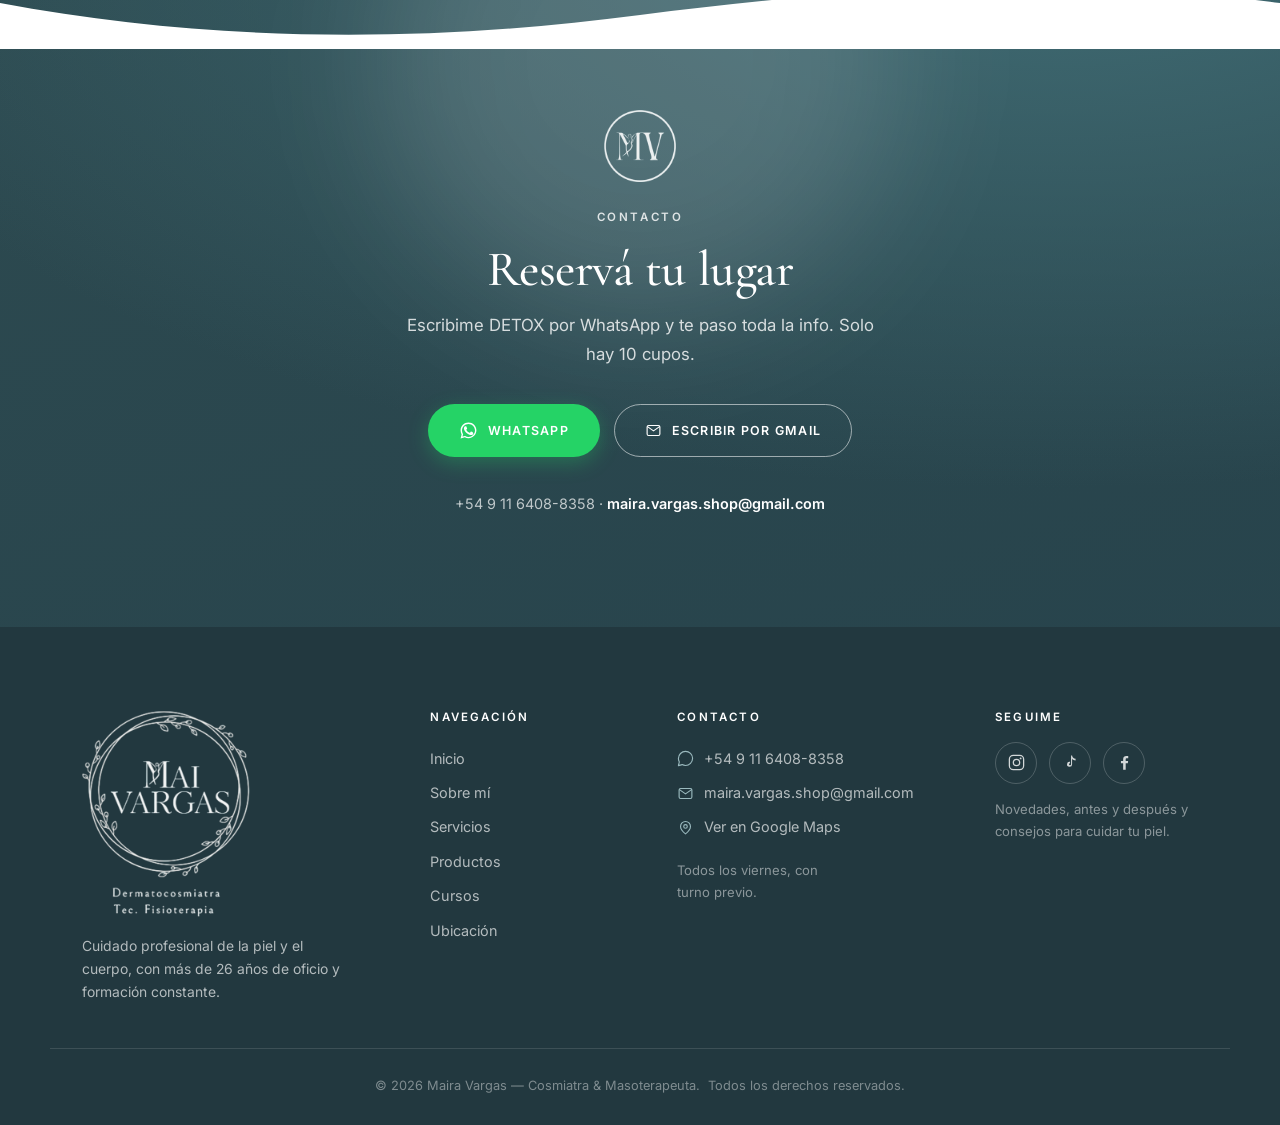
<file: Frontend/cursos.html>
<!doctype html>
<html lang="es-AR">
  <head>
    <meta charset="UTF-8" />
    <meta name="viewport" content="width=device-width, initial-scale=1.0" />
    <title>Masaje Modelador Detox con técnicas brasileñas | Maira Vargas</title>
    <meta name="description" content="Jornada híbrida para profesionales: teoría por Zoom el 29/11 y práctica en San Miguel el 30/11. Solo 10 cupos." />
    <meta name="theme-color" content="#9AB9BE" />
    <link rel="canonical" href="https://mairavargas.netlify.app/cursos" />

    <link rel="icon" href="assets/logo/favicon-32.png" sizes="32x32" />
    <link rel="icon" href="assets/logo/icono-512.png" sizes="512x512" />
    <link rel="apple-touch-icon" href="assets/logo/apple-touch-icon.png" />

    <!-- Vista previa al compartir el link (WhatsApp, Instagram, Facebook) -->
    <meta property="og:type" content="website" />
    <meta property="og:site_name" content="Maira Vargas — Cosmiatra" />
    <meta property="og:url" content="https://mairavargas.netlify.app/cursos" />
    <meta property="og:title" content="Inscripciones abiertas: Masaje Modelador Detox" />
    <meta property="og:description" content="Jornada híbrida para profesionales: teoría por Zoom el 29/11 y práctica en San Miguel el 30/11. Solo 10 cupos." />
    <meta property="og:image" content="https://mairavargas.netlify.app/assets/images/curso-detox-og.jpg" />
    <meta property="og:image:width" content="1200" />
    <meta property="og:image:height" content="630" />
    <meta property="og:locale" content="es_AR" />
    <meta name="twitter:card" content="summary_large_image" />

    <link rel="preconnect" href="https://fonts.googleapis.com" />
    <link rel="preconnect" href="https://fonts.gstatic.com" crossorigin />
    <link
      href="https://fonts.googleapis.com/css2?family=Cormorant+Garamond:wght@300;400;500;600&family=Inter:wght@400;500;600;700&display=swap"
      rel="stylesheet"
    />
    <link rel="stylesheet" href="css/style.css" />

    <noscript>
      <style>
        .animar {
          opacity: 1 !important;
          transform: none !important;
        }
      </style>
    </noscript>
  </head>

  <body
    data-wa-mensaje="DETOX. ¡Hola Maira! Quiero información sobre la jornada de Masaje Modelador Detox."
    data-mail-asunto="Jornada Masaje Modelador Detox"
  >
    <!-- Barra fina que marca cuánto llevás leído de la página -->
    <div class="progreso" id="progreso" aria-hidden="true"></div>

    <!-- ============ CABECERA ============ -->
    <header class="cabecera" id="cabecera">
      <a href="index.html" class="marca" aria-label="Maira Vargas — inicio">
        <img
          src="assets/logo/mv-marca.png"
          alt=""
          class="marca__iso"
          width="44"
          height="44"
        />
        <span class="marca__texto">
          <strong>Maira Vargas</strong>
          <small>Cosmiatra &amp; Masoterapeuta</small>
        </span>
      </a>

      <nav class="nav-escritorio" aria-label="Principal">
        <a href="index.html#inicio">Inicio</a>
        <a href="index.html#biografia">Sobre mí</a>
        <a href="index.html#servicios">Servicios</a>
        <a href="index.html#productos">Productos</a>
        <a href="cursos.html" class="activo" aria-current="page">Cursos</a>
        <a href="index.html#ubicacion">Ubicación</a>
      </nav>

      <a class="btn btn--chico btn--primario nav-cta" data-wa>
        Escribime
        <svg class="btn__ico" viewBox="0 0 24 24" aria-hidden="true">
          <path d="M5 12h13M12 5l7 7-7 7" />
        </svg>
      </a>

      <button
        class="hamburguesa"
        id="btn-menu"
        aria-label="Abrir menú"
        aria-expanded="false"
        aria-controls="panel-movil"
      >
        <span></span><span></span><span></span>
      </button>
    </header>

    <!-- ============ MENÚ MÓVIL ============ -->
    <aside class="panel-movil" id="panel-movil" aria-label="Menú">
      <button
        class="panel-movil__cerrar"
        id="btn-cerrar"
        aria-label="Cerrar menú"
      >
        <svg viewBox="0 0 24 24" aria-hidden="true">
          <path d="M6 6l12 12M18 6L6 18" />
        </svg>
      </button>
      <nav>
        <a href="index.html#inicio">Inicio</a>
        <a href="index.html#biografia">Sobre mí</a>
        <a href="index.html#servicios">Servicios</a>
        <a href="index.html#productos">Productos</a>
        <a href="cursos.html" class="activo" aria-current="page">Cursos</a>
        <a href="index.html#ubicacion">Ubicación</a>
        <a href="#contacto">Contacto</a>
      </nav>
      <a class="btn btn--primario btn--bloque" data-wa>
        Escribime por WhatsApp
      </a>
      <div class="redes">
        <a
          href="https://www.instagram.com/mai.vargas_/"
          target="_blank"
          rel="noopener"
          aria-label="Instagram de Maira Vargas"
        >
          <svg viewBox="0 0 24 24" aria-hidden="true">
            <rect x="3" y="3" width="18" height="18" rx="5" />
            <circle cx="12" cy="12" r="4" />
            <circle
              cx="17.2"
              cy="6.8"
              r="1.2"
              fill="currentColor"
              stroke="none"
            />
          </svg>
        </a>

        <a
          href="https://www.tiktok.com/@maira.vargas70"
          target="_blank"
          rel="noopener"
          aria-label="TikTok de Maira Vargas"
        >
          <svg viewBox="0 0 24 24" aria-hidden="true">
            <path
              d="M14 3v11.2a3.2 3.2 0 11-2.6-3.15V13a1.3 1.3 0 100 2.6 1.3 1.3 0 001.3-1.3V3h1.3z"
              fill="currentColor"
              stroke="none"
            />
            <path
              d="M14 3c.4 2.4 2 4 4.4 4.2v2.2C16.6 9.3 15 8.6 14 7.5"
              fill="currentColor"
              stroke="none"
            />
          </svg>
        </a>

        <a
          href="https://www.facebook.com/share/17zSzBEvKM/"
          target="_blank"
          rel="noopener"
          aria-label="Facebook de Maira Vargas"
        >
          <svg viewBox="0 0 24 24" aria-hidden="true">
            <path
              d="M13.5 21v-8h2.7l.4-3h-3.1V8.1c0-.9.3-1.5 1.5-1.5h1.7V3.9c-.3 0-1.3-.1-2.4-.1-2.4 0-4 1.5-4 4.1V10H7.5v3h2.8v8h3.2z"
              fill="currentColor"
              stroke="none"
            />
          </svg>
        </a>
      </div>
    </aside>
    <div class="velo" id="velo"></div>

    <main>
      <!-- ============ PORTADA DEL CURSO ============ -->
      <section id="inicio" class="hero hero--curso">
        <span class="mancha mancha--a" aria-hidden="true"></span>
        <span class="mancha mancha--b" aria-hidden="true"></span>

        <div class="hero__inner">
          <div class="hero__texto animar animar--izq">
            <p class="ancla ancla--claro">Inscripciones abiertas · Jornada híbrida</p>
            <h1 data-revelar>Masaje Modelador Detox con técnicas brasileñas</h1>
            <p class="hero__bajada">
              Jornada de perfeccionamiento para profesionales: teoría online y práctica presencial en San Miguel.
            </p>

            <div class="hero__acciones">
              <a class="btn btn--claro" data-wa>Quiero inscribirme</a>
              <a class="btn btn--fantasma" href="#curso">Ver más</a>
            </div>

            <ul class="hero__datos">
              <li><strong>Dom 29/11</strong><span>teoría por Zoom</span></li>
              <li><strong>Lun 30/11</strong><span>práctica presencial</span></li>
              <li><strong>10 cupos</strong><span>solo profesionales</span></li>
            </ul>
          </div>

          <div class="hero__figura animar animar--der">
            <div class="marco" data-parallax="0.05">
              <img
                src="assets/images/curso-detox.jpg"
                alt="Masaje corporal en camilla, con elementos de maderoterapia al fondo"
                width="900"
                height="1350"
                fetchpriority="high"
                decoding="async"
              />
            </div>
          </div>
        </div>

        <svg class="onda onda--abajo" viewBox="0 0 1440 90" preserveAspectRatio="none" aria-hidden="true">
          <path d="M0 90V44c240 40 480 40 720 12s480-40 720-12v46z" />
        </svg>
      </section>

      <!-- ============ SOBRE EL CURSO ============ -->
      <section id="curso" class="banda banda--crema">
        <div class="contenedor">
          <header class="titulo-seccion animar">
            <p class="ancla">Sobre la jornada</p>
            <h2 data-revelar>Perfeccioná tu técnica con base anatómica</h2>
            <svg class="ornamento ornamento--centro" viewBox="0 0 132 16" aria-hidden="true">
              <path d="M0 8h50M82 8h50" pathLength="1" />
              <path d="M66 1c-7 3.5-7 10.5 0 14 7-3.5 7-10.5 0-14z" pathLength="1" />
            </svg>
            <p class="titulo-seccion__bajada">
              Solo para profesionales (masajistas, esteticistas, linfoterapeutas y
              kinesiólogos) con formación básica previa. La dicta Maira Vargas,
              Cosmiatra y técnica en Fisioterapia, con más de 21 años en docencia.
            </p>
          </header>
        </div>
      </section>

      <!-- ============ TEMARIO ============ -->
      <section id="temario" class="banda banda--sage">
        <div class="contenedor">
          <header class="titulo-seccion animar">
            <p class="ancla">Temario</p>
            <h2 data-revelar>En esta jornada vas a</h2>
            <svg class="ornamento ornamento--centro" viewBox="0 0 132 16" aria-hidden="true">
              <path d="M0 8h50M82 8h50" pathLength="1" />
              <path d="M66 1c-7 3.5-7 10.5 0 14 7-3.5 7-10.5 0-14z" pathLength="1" />
            </svg>
          </header>

          <ul class="grilla-servicios">
            <li class="servicio animar animar--sube">
              <h3>Repasar anatomía</h3>
              <p>La base para entender sobre qué estás trabajando.</p>
            </li>
            <li class="servicio animar animar--sube">
              <h3>Diferenciar</h3>
              <p>Los tipos de celulitis y la adiposidad localizada.</p>
            </li>
            <li class="servicio animar animar--sube">
              <h3>El “segundo cerebro”</h3>
              <p>Entender su influencia en el tejido adiposo.</p>
            </li>
            <li class="servicio animar animar--sube">
              <h3>Practicar la técnica</h3>
              <p>Trabajo práctico con modelos.</p>
            </li>
            <li class="servicio animar animar--sube">
              <h3>Bonus</h3>
              <p>Maderoterapia práctica y activación intestinal.</p>
            </li>
            <li class="servicio animar animar--sube">
              <h3>Y más</h3>
              <p>Sorpresas el día de la jornada 🎁</p>
            </li>
          </ul>
        </div>
      </section>

      <!-- ============ DATOS PRÁCTICOS ============ -->
      <section id="datos" class="banda banda--blanca">
        <div class="contenedor">
          <header class="titulo-seccion animar">
            <p class="ancla">Información</p>
            <h2 data-revelar>Datos para anotarte</h2>
            <svg class="ornamento ornamento--centro" viewBox="0 0 132 16" aria-hidden="true">
              <path d="M0 8h50M82 8h50" pathLength="1" />
              <path d="M66 1c-7 3.5-7 10.5 0 14 7-3.5 7-10.5 0-14z" pathLength="1" />
            </svg>
          </header>

          <ul class="grilla-servicios">
            <li class="servicio animar animar--sube">
              <h3>Teoría online</h3>
              <p>Domingo 29 de noviembre, de 19 a 21 hs, por Zoom.</p>
            </li>
            <li class="servicio animar animar--sube">
              <h3>Práctica presencial</h3>
              <p>Lunes 30 de noviembre, de 10 a 15 hs, en San Miguel.</p>
            </li>
            <li class="servicio animar animar--sube">
              <h3>Incluye</h3>
              <p>Guía en PDF, café break y videos de las técnicas para repasar.</p>
            </li>
            <li class="servicio animar animar--sube">
              <h3>Certificado</h3>
              <p>Certificado de asistencia.</p>
            </li>
            <li class="servicio animar animar--sube">
              <h3>Requisitos</h3>
              <p>Formación básica previa. Para anotarte se pide tu título o certificado.</p>
            </li>
            <li class="servicio animar animar--sube">
              <h3>Inscripción</h3>
              <p>Escribí DETOX por WhatsApp al 11 6408-8358. Solo 10 cupos.</p>
            </li>
          </ul>
        </div>
      </section>

      <!-- ============ CONTACTO ============ -->
      <section id="contacto" class="contacto">
        <span class="mancha mancha--e" aria-hidden="true"></span>
        <svg
          class="onda onda--arriba"
          viewBox="0 0 1440 90"
          preserveAspectRatio="none"
          aria-hidden="true"
        >
          <path d="M0 0v46c240-40 480-40 720-12s480 40 720 12V0z" />
        </svg>

        <div class="contacto__inner animar">
          <img
            src="assets/logo/mv-blanco.png"
            alt=""
            class="contacto__iso"
            width="72"
            height="72"
            loading="lazy"
          />
          <p class="ancla ancla--claro">Contacto</p>
          <h2 data-revelar>Reservá tu lugar</h2>
          <p class="contacto__bajada">
            Escribime DETOX por WhatsApp y te paso toda la info. Solo hay 10 cupos.
          </p>

          <div class="contacto__acciones">
            <a class="btn btn--wa" data-wa>
              <svg class="ico-wa" viewBox="0 0 24 24" aria-hidden="true">
                <path
                  d="M17.5 14.4c-.3-.2-1.7-.9-2-1-.3-.1-.5-.1-.7.1-.2.3-.7 1-.9 1.2-.2.2-.3.2-.6.1-1.7-.9-2.9-1.6-4-3.5-.3-.5.3-.5.9-1.6.1-.2 0-.4 0-.5s-.7-1.6-.9-2.2c-.2-.6-.5-.5-.7-.5h-.6c-.2 0-.5.1-.8.4-.3.3-1 1-1 2.5s1.1 2.9 1.2 3.1c.1.2 2.1 3.2 5.1 4.5 1.9.8 2.6.9 3.5.7.6-.1 1.7-.7 1.9-1.3.2-.7.2-1.2.2-1.3-.1-.2-.3-.2-.6-.4z"
                />
                <path
                  d="M12 2C6.5 2 2 6.5 2 12c0 1.8.5 3.4 1.3 4.9L2 22l5.3-1.4c1.4.8 3 1.2 4.7 1.2 5.5 0 10-4.5 10-10S17.5 2 12 2zm0 18.2c-1.5 0-3-.4-4.2-1.2l-.3-.2-3.1.8.8-3-.2-.3C4.2 15 3.8 13.5 3.8 12c0-4.5 3.7-8.2 8.2-8.2s8.2 3.7 8.2 8.2-3.7 8.2-8.2 8.2z"
                />
              </svg>
              WhatsApp
            </a>

            <a class="btn btn--fantasma" data-mail>
              <svg
                class="btn__ico btn__ico--fijo"
                viewBox="0 0 24 24"
                aria-hidden="true"
              >
                <rect x="3" y="5" width="18" height="14" rx="2" />
                <path d="M3.5 6.5l8.5 6 8.5-6" />
              </svg>
              Escribir por Gmail
            </a>
          </div>

          <p class="contacto__pie">
            <span data-wa-texto></span> ·
            <a data-mail class="enlace-claro" data-mail-texto></a>
          </p>
        </div>
      </section>
    </main>

    <!-- ============ PIE ============ -->
    <footer class="pie">
      <div class="contenedor pie__grid">
        <div class="pie__col pie__col--marca">
          <img
            src="assets/logo/completo-blanco.png"
            alt="Maira Vargas — Dermatocosmiatra y Técnica en Fisioterapia"
            class="pie__logo"
            width="420"
            height="517"
            loading="lazy"
          />
          <p class="pie__lema">
            Cuidado profesional de la piel y el cuerpo, con más de 26 años de
            oficio y formación constante.
          </p>
        </div>

        <div class="pie__col">
          <h3>Navegación</h3>
          <a href="index.html#inicio">Inicio</a>
          <a href="index.html#biografia">Sobre mí</a>
          <a href="index.html#servicios">Servicios</a>
          <a href="index.html#productos">Productos</a>
          <a href="cursos.html" class="activo" aria-current="page">Cursos</a>
          <a href="index.html#ubicacion">Ubicación</a>
        </div>

        <div class="pie__col">
          <h3>Contacto</h3>
          <a data-wa class="pie__dato">
            <svg viewBox="0 0 24 24" aria-hidden="true">
              <path
                d="M12 2C6.5 2 2 6.5 2 12c0 1.8.5 3.4 1.3 4.9L2 22l5.3-1.4c1.4.8 3 1.2 4.7 1.2 5.5 0 10-4.5 10-10S17.5 2 12 2z"
              />
            </svg>
            <span data-wa-texto></span>
          </a>
          <a data-mail class="pie__dato">
            <svg viewBox="0 0 24 24" aria-hidden="true">
              <rect x="3" y="5" width="18" height="14" rx="2" />
              <path d="M3.5 6.5l8.5 6 8.5-6" />
            </svg>
            <span data-mail-texto></span>
          </a>
          <a
            class="pie__dato"
            href="https://www.google.com/maps/place/Mai+Vargas+Cosmiatra/@-34.5422822,-58.7144401,15z/data=!4m6!3m5!1s0x95bcbd52ab7d0781:0x49664c89e6472052!8m2!3d-34.5398568!4d-58.7149944!16s%2Fg%2F11nvh8zlq4"
            target="_blank"
            rel="noopener"
          >
            <svg viewBox="0 0 24 24" aria-hidden="true">
              <path
                d="M12 21s7-5.6 7-10.5A7 7 0 005 10.5C5 15.4 12 21 12 21z"
              />
              <circle cx="12" cy="10.5" r="2.5" />
            </svg>
            Ver en Google Maps
          </a>
          <p class="pie__horario">Todos los viernes, con turno previo.</p>
        </div>

        <div class="pie__col">
          <h3>Seguime</h3>
          <div class="redes">
            <a
              href="https://www.instagram.com/mai.vargas_/"
              target="_blank"
              rel="noopener"
              aria-label="Instagram de Maira Vargas"
            >
              <svg viewBox="0 0 24 24" aria-hidden="true">
                <rect x="3" y="3" width="18" height="18" rx="5" />
                <circle cx="12" cy="12" r="4" />
                <circle
                  cx="17.2"
                  cy="6.8"
                  r="1.2"
                  fill="currentColor"
                  stroke="none"
                />
              </svg>
            </a>

            <a
              href="https://www.tiktok.com/@maira.vargas70"
              target="_blank"
              rel="noopener"
              aria-label="TikTok de Maira Vargas"
            >
              <svg viewBox="0 0 24 24" aria-hidden="true">
                <path
                  d="M14 3v11.2a3.2 3.2 0 11-2.6-3.15V13a1.3 1.3 0 100 2.6 1.3 1.3 0 001.3-1.3V3h1.3z"
                  fill="currentColor"
                  stroke="none"
                />
                <path
                  d="M14 3c.4 2.4 2 4 4.4 4.2v2.2C16.6 9.3 15 8.6 14 7.5"
                  fill="currentColor"
                  stroke="none"
                />
              </svg>
            </a>

            <!-- FACEBOOK: reemplazar el "#" de abajo por la URL del perfil -->
            <a
              href="https://www.facebook.com/share/17zSzBEvKM/"
              target="_blank"
              rel="noopener"
              aria-label="Facebook de Maira Vargas"
            >
              <svg viewBox="0 0 24 24" aria-hidden="true">
                <path
                  d="M13.5 21v-8h2.7l.4-3h-3.1V8.1c0-.9.3-1.5 1.5-1.5h1.7V3.9c-.3 0-1.3-.1-2.4-.1-2.4 0-4 1.5-4 4.1V10H7.5v3h2.8v8h3.2z"
                  fill="currentColor"
                  stroke="none"
                />
              </svg>
            </a>
          </div>
          <p class="pie__horario">
            Novedades, antes y después y consejos para cuidar tu piel.
          </p>
        </div>
      </div>

      <div class="pie__legal">
        <span
          >© <span id="anio"></span> Maira Vargas — Cosmiatra &amp;
          Masoterapeuta.</span
        >
        <span>Todos los derechos reservados.</span>
      </div>
    </footer>

    <!-- Botón flotante de WhatsApp -->
    <a class="wa-flotante" data-wa aria-label="Escribir por WhatsApp">
      <svg viewBox="0 0 24 24" aria-hidden="true">
        <path
          d="M17.5 14.4c-.3-.2-1.7-.9-2-1-.3-.1-.5-.1-.7.1-.2.3-.7 1-.9 1.2-.2.2-.3.2-.6.1-1.7-.9-2.9-1.6-4-3.5-.3-.5.3-.5.9-1.6.1-.2 0-.4 0-.5s-.7-1.6-.9-2.2c-.2-.6-.5-.5-.7-.5h-.6c-.2 0-.5.1-.8.4-.3.3-1 1-1 2.5s1.1 2.9 1.2 3.1c.1.2 2.1 3.2 5.1 4.5 1.9.8 2.6.9 3.5.7.6-.1 1.7-.7 1.9-1.3.2-.7.2-1.2.2-1.3-.1-.2-.3-.2-.6-.4z"
        />
        <path
          d="M12 2C6.5 2 2 6.5 2 12c0 1.8.5 3.4 1.3 4.9L2 22l5.3-1.4c1.4.8 3 1.2 4.7 1.2 5.5 0 10-4.5 10-10S17.5 2 12 2zm0 18.2c-1.5 0-3-.4-4.2-1.2l-.3-.2-3.1.8.8-3-.2-.3C4.2 15 3.8 13.5 3.8 12c0-4.5 3.7-8.2 8.2-8.2s8.2 3.7 8.2 8.2-3.7 8.2-8.2 8.2z"
        />
      </svg>
    </a>

    <script src="js/script.js"></script>
  </body>
</html>
</file>
<file: Frontend/css/style.css>
/* ============================================================
   MAI VARGAS — hoja de estilos
   Paleta y tipografías tomadas del logo de la marca.
   Para cambiar colores, tocar solamente el bloque :root
   ============================================================ */

:root {
  /* --- Marca --- */
  --sage: #9ab9be;          /* color base del logo */
  --sage-claro: #c3d8db;
  --sage-suave: #e7f0f1;
  --sage-niebla: #f2f7f8;
  --sage-hondo: #6f979f;

  /* --- Tintas --- */
  --tinta: #2d4a50;         /* texto fuerte / verde petróleo */
  --tinta-media: #4f6f75;
  --tinta-suave: #6b8288;

  /* --- Cálidos --- */
  --arena: #dfc3a0;
  --arena-clara: #f0e2d0;
  --terracota: #c08a67;
  --terracota-hondo: #a8734f;

  /* --- Neutros --- */
  --crema: #fbf7f2;
  --crema-calida: #f8f0e7;
  --blanco: #ffffff;

  /* --- Sistema --- */
  --wa: #25d366;
  --wa-hondo: #1eb85a;

  --serif: "Cormorant Garamond", Georgia, "Times New Roman", serif;
  --sans: "Inter", -apple-system, BlinkMacSystemFont, "Segoe UI", sans-serif;

  --r-chico: 14px;
  --r-medio: 24px;
  --r-grande: 34px;

  --sombra-suave: 0 2px 8px rgba(45, 74, 80, 0.05),
    0 12px 32px rgba(45, 74, 80, 0.07);
  --sombra-media: 0 4px 14px rgba(45, 74, 80, 0.08),
    0 20px 48px rgba(45, 74, 80, 0.1);
  --sombra-alta: 0 8px 24px rgba(45, 74, 80, 0.12),
    0 32px 70px rgba(45, 74, 80, 0.16);

  --ancho: 1180px;
  --cabecera-h: 78px;
}

/* ============ RESET ============ */
*,
*::before,
*::after {
  margin: 0;
  padding: 0;
  box-sizing: border-box;
}

html {
  scroll-behavior: smooth;
  scroll-padding-top: calc(var(--cabecera-h) + 16px);
  -webkit-text-size-adjust: 100%;
}

body {
  font-family: var(--sans);
  font-size: 16px;
  line-height: 1.7;
  color: var(--tinta-media);
  background: var(--crema);
  overflow-x: hidden;
  -webkit-font-smoothing: antialiased;
}

img {
  max-width: 100%;
  display: block;
}

a {
  color: inherit;
  text-decoration: none;
}

ul {
  list-style: none;
}

svg {
  fill: none;
  stroke: currentColor;
  stroke-width: 1.6;
  stroke-linecap: round;
  stroke-linejoin: round;
}

::selection {
  background: var(--sage);
  color: var(--blanco);
}

/* ============ TIPOGRAFÍA ============ */
h1,
h2,
h3 {
  font-family: var(--serif);
  color: var(--tinta);
  font-weight: 500;
  line-height: 1.12;
  letter-spacing: -0.01em;
}

h1 {
  font-size: clamp(3rem, 7vw, 5.2rem);
  font-weight: 400;
}

h2 {
  font-size: clamp(2rem, 4.2vw, 3.1rem);
}

h3 {
  font-size: 1.3rem;
}

p {
  text-wrap: pretty;
}

strong {
  color: var(--tinta);
  font-weight: 600;
}

/* Etiqueta chiquita arriba de los títulos */
.ancla {
  font-size: 0.72rem;
  font-weight: 600;
  letter-spacing: 0.22em;
  text-transform: uppercase;
  color: var(--sage-hondo);
  margin-bottom: 0.9rem;
}

.ancla--claro {
  color: rgba(255, 255, 255, 0.82);
}

/* Adorno: línea — hoja — línea */
.ornamento {
  width: 132px;
  height: 16px;
  margin: 1.25rem 0 1.5rem;
  color: var(--sage);
  opacity: 0.75;
  stroke-width: 1;
}

.ornamento--centro {
  margin-left: auto;
  margin-right: auto;
}

/* ============ LAYOUT ============ */
.contenedor {
  width: 100%;
  max-width: var(--ancho);
  margin: 0 auto;
  padding: 0 32px;
}

.banda {
  position: relative;
  padding: clamp(72px, 10vw, 130px) 0;
  overflow: hidden;
}

.banda--crema {
  background: var(--crema);
}

.banda--crema-calida {
  background: linear-gradient(170deg, var(--crema) 0%, var(--crema-calida) 100%);
}

.banda--sage {
  background: linear-gradient(180deg, var(--sage-niebla) 0%, var(--sage-suave) 100%);
}

.banda--blanca {
  background: var(--blanco);
}

/* Manchas de color difuminadas que le dan profundidad al fondo */
.mancha {
  position: absolute;
  border-radius: 50%;
  filter: blur(70px);
  pointer-events: none;
  z-index: 0;
}

.mancha--a {
  width: 460px;
  height: 460px;
  top: -140px;
  right: -110px;
  background: rgba(255, 255, 255, 0.42);
}

.mancha--b {
  width: 380px;
  height: 380px;
  bottom: -130px;
  left: -110px;
  background: rgba(223, 195, 160, 0.38);
}

.mancha--c {
  width: 420px;
  height: 420px;
  top: 8%;
  left: -160px;
  background: rgba(223, 195, 160, 0.3);
}

.mancha--d {
  width: 400px;
  height: 400px;
  bottom: -120px;
  right: -140px;
  background: rgba(154, 185, 190, 0.32);
}

.mancha--e {
  width: 520px;
  height: 520px;
  top: -160px;
  left: 50%;
  margin-left: -260px;
  background: rgba(255, 255, 255, 0.14);
}

/* Ondas que separan las bandas de color */
.onda {
  position: absolute;
  left: 0;
  width: 100%;
  height: 90px;
  fill: var(--crema);
  stroke: none;
  z-index: 2;
}

.onda--abajo {
  bottom: -1px;
}

.onda--arriba {
  top: -1px;
  transform: scaleY(-1);
  fill: var(--blanco);
}

/* ============ BOTONES ============ */
.btn {
  display: inline-flex;
  align-items: center;
  justify-content: center;
  gap: 10px;
  padding: 15px 30px;
  border: 1px solid transparent;
  border-radius: 999px;
  font-family: var(--sans);
  font-size: 0.78rem;
  font-weight: 600;
  letter-spacing: 0.1em;
  text-transform: uppercase;
  cursor: pointer;
  white-space: nowrap;
  transition:
    background-color 0.28s ease,
    border-color 0.28s ease,
    color 0.28s ease,
    transform 0.28s ease,
    box-shadow 0.28s ease;
}

.btn__ico {
  width: 17px;
  height: 17px;
  flex-shrink: 0;
  transition: transform 0.32s ease;
}

.btn:hover .btn__ico:not(.btn__ico--fijo) {
  transform: translateX(5px);
}

.ico-wa {
  width: 19px;
  height: 19px;
  flex-shrink: 0;
  fill: currentColor;
  stroke: none;
}

.btn--chico {
  padding: 11px 22px;
  font-size: 0.72rem;
}

.btn--bloque {
  width: 100%;
}

/* Principal: verde petróleo lleno */
.btn--primario {
  background: var(--tinta);
  color: var(--blanco);
  box-shadow: 0 4px 14px rgba(45, 74, 80, 0.18);
}

.btn--primario:hover {
  background: var(--sage-hondo);
  transform: translateY(-2px);
  box-shadow: 0 10px 26px rgba(45, 74, 80, 0.26);
}

/* Suave: fondo claro con borde */
.btn--suave {
  background: var(--blanco);
  color: var(--tinta);
  border-color: var(--sage-claro);
}

.btn--suave:hover {
  background: var(--sage-niebla);
  border-color: var(--sage);
  transform: translateY(-2px);
}

/* Claro: para usar arriba del fondo sage del hero */
.btn--claro {
  background: var(--blanco);
  color: var(--tinta);
  box-shadow: 0 6px 20px rgba(45, 74, 80, 0.16);
}

.btn--claro:hover {
  background: var(--crema);
  transform: translateY(-2px);
  box-shadow: 0 12px 30px rgba(45, 74, 80, 0.24);
}

/* Fantasma: contorno, sobre fondos oscuros */
.btn--fantasma {
  background: transparent;
  color: var(--blanco);
  border-color: rgba(255, 255, 255, 0.55);
}

.btn--fantasma:hover {
  background: rgba(255, 255, 255, 0.14);
  border-color: var(--blanco);
  transform: translateY(-2px);
}

.btn--wa {
  background: var(--wa);
  color: var(--blanco);
  box-shadow: 0 6px 20px rgba(37, 211, 102, 0.3);
}

.btn--wa:hover {
  background: var(--wa-hondo);
  transform: translateY(-2px);
  box-shadow: 0 12px 30px rgba(37, 211, 102, 0.4);
}

/* Enlace de texto con subrayado animado */
.enlace-suave,
.enlace-claro {
  color: var(--tinta);
  font-weight: 600;
  cursor: pointer;
  background-image: linear-gradient(currentColor, currentColor);
  background-size: 0% 1px;
  background-position: 0 100%;
  background-repeat: no-repeat;
  transition: background-size 0.35s ease;
}

.enlace-claro {
  color: var(--blanco);
}

.enlace-suave:hover,
.enlace-claro:hover {
  background-size: 100% 1px;
}

/* ============ CABECERA ============ */
.cabecera {
  position: fixed;
  inset: 0 0 auto 0;
  height: var(--cabecera-h);
  display: flex;
  align-items: center;
  gap: 24px;
  padding: 0 32px;
  background: rgba(255, 255, 255, 0.82);
  backdrop-filter: blur(14px);
  -webkit-backdrop-filter: blur(14px);
  border-bottom: 1px solid transparent;
  z-index: 100;
  transition:
    background-color 0.3s ease,
    border-color 0.3s ease,
    box-shadow 0.3s ease;
}

.cabecera.pegada {
  background: rgba(255, 255, 255, 0.94);
  border-bottom-color: rgba(154, 185, 190, 0.32);
  box-shadow: 0 4px 24px rgba(45, 74, 80, 0.07);
}

.marca {
  display: flex;
  align-items: center;
  gap: 12px;
  margin-right: auto;
}

.marca__iso {
  width: 44px;
  height: 44px;
  object-fit: contain;
  transition: transform 0.4s ease;
}

.marca:hover .marca__iso {
  transform: rotate(-8deg) scale(1.06);
}

.marca__texto {
  display: flex;
  flex-direction: column;
  line-height: 1.25;
}

.marca__texto strong {
  font-family: var(--serif);
  font-size: 1.3rem;
  font-weight: 600;
  color: var(--tinta);
  letter-spacing: 0.02em;
}

.marca__texto small {
  font-size: 0.6rem;
  font-weight: 500;
  letter-spacing: 0.16em;
  text-transform: uppercase;
  color: var(--tinta-suave);
}

.nav-escritorio {
  display: flex;
  gap: 30px;
}

.nav-escritorio a {
  position: relative;
  font-size: 0.87rem;
  font-weight: 500;
  color: var(--tinta-media);
  padding: 4px 0;
  transition: color 0.25s ease;
}

.nav-escritorio a::after {
  content: "";
  position: absolute;
  left: 0;
  bottom: 0;
  width: 0;
  height: 1.5px;
  background: var(--sage-hondo);
  transition: width 0.3s ease;
}

.nav-escritorio a:hover {
  color: var(--tinta);
}

.nav-escritorio a:hover::after {
  width: 100%;
}

/* Hamburguesa */
.hamburguesa {
  display: none;
  flex-direction: column;
  gap: 5px;
  background: none;
  border: none;
  cursor: pointer;
  padding: 6px;
}

.hamburguesa span {
  display: block;
  width: 25px;
  height: 1.8px;
  background: var(--tinta);
  border-radius: 2px;
  transition: transform 0.35s ease, opacity 0.25s ease;
}

.hamburguesa[aria-expanded="true"] span:nth-child(1) {
  transform: translateY(6.8px) rotate(45deg);
}

.hamburguesa[aria-expanded="true"] span:nth-child(2) {
  opacity: 0;
}

.hamburguesa[aria-expanded="true"] span:nth-child(3) {
  transform: translateY(-6.8px) rotate(-45deg);
}

/* ============ MENÚ MÓVIL ============ */
.panel-movil {
  position: fixed;
  top: 0;
  right: 0;
  width: min(320px, 84vw);
  height: 100vh;
  height: 100dvh; /* en Safari iOS, 100% / 100vh no sigue el achique de la barra de URL y deja un hueco arriba */
  background: var(--blanco);
  box-shadow: -10px 0 50px rgba(45, 74, 80, 0.18);
  z-index: 200;
  padding: 88px 30px 32px;
  display: flex;
  flex-direction: column;
  gap: 28px;
  overflow-y: auto;
  -webkit-overflow-scrolling: touch;
  overscroll-behavior: contain;
  transform: translateX(100%);
  transition: transform 0.42s cubic-bezier(0.4, 0, 0.2, 1);
}

.panel-movil.abierto {
  transform: translateX(0);
}

.panel-movil nav {
  display: flex;
  flex-direction: column;
}

.panel-movil nav a {
  font-family: var(--serif);
  font-size: 1.5rem;
  color: var(--tinta);
  padding: 13px 0;
  border-bottom: 1px solid var(--sage-suave);
  transition: color 0.2s ease, padding-left 0.25s ease;
}

.panel-movil nav a:hover {
  color: var(--sage-hondo);
  padding-left: 8px;
}

.panel-movil__cerrar {
  position: absolute;
  top: 22px;
  right: 22px;
  width: 40px;
  height: 40px;
  display: grid;
  place-items: center;
  background: var(--sage-niebla);
  border: none;
  border-radius: 50%;
  color: var(--tinta);
  cursor: pointer;
  transition: background-color 0.25s ease;
}

.panel-movil__cerrar:hover {
  background: var(--sage-suave);
}

.panel-movil__cerrar svg {
  width: 18px;
  height: 18px;
}

.velo {
  position: fixed;
  inset: 0;
  background: rgba(45, 74, 80, 0.42);
  backdrop-filter: blur(3px);
  z-index: 150;
  opacity: 0;
  pointer-events: none;
  transition: opacity 0.4s ease;
}

.velo.activo {
  opacity: 1;
  pointer-events: auto;
}

/* ============ HERO ============ */
.hero {
  position: relative;
  min-height: 100svh;
  display: flex;
  align-items: center;
  padding: calc(var(--cabecera-h) + 56px) 32px 130px;
  background:
    radial-gradient(120% 90% at 15% 10%, #b2cbcf 0%, transparent 55%),
    linear-gradient(155deg, var(--sage) 0%, #86aab1 100%);
  overflow: hidden;
}

.hero__inner {
  position: relative;
  z-index: 1;
  width: 100%;
  max-width: var(--ancho);
  margin: 0 auto;
  display: grid;
  grid-template-columns: 1.05fr 0.95fr;
  align-items: center;
  gap: 60px;
}

.hero__texto h1 {
  color: var(--blanco);
  margin-bottom: 1.1rem;
}

/* Página de cursos: sin arco arriba, para no recortar a quien da el masaje */
.hero--curso .marco {
  border-radius: var(--r-grande);
}

/* Página de cursos: el nombre del curso suele ser largo */
.hero--curso h1 {
  font-size: clamp(2.4rem, 5vw, 3.8rem);
}

.hero__bajada {
  max-width: 46ch;
  font-size: 1.05rem;
  color: rgba(255, 255, 255, 0.92);
  margin-bottom: 2.2rem;
}

.hero__acciones {
  display: flex;
  flex-wrap: wrap;
  gap: 14px;
  margin-bottom: 3rem;
}

.hero__datos {
  display: flex;
  flex-wrap: wrap;
  gap: 14px 40px;
  padding-top: 1.7rem;
  border-top: 1px solid rgba(255, 255, 255, 0.32);
}

.hero__datos li {
  display: flex;
  flex-direction: column;
}

.hero__datos strong {
  font-family: var(--serif);
  font-size: 1.9rem;
  font-weight: 500;
  color: var(--blanco);
  line-height: 1.1;
}

.hero__datos span {
  font-size: 0.73rem;
  font-weight: 500;
  letter-spacing: 0.11em;
  text-transform: uppercase;
  color: rgba(255, 255, 255, 0.78);
}

.hero__figura {
  position: relative;
  justify-self: center;
}

/* Marco de las fotos: borde offset de color detrás de la imagen */
.marco {
  position: relative;
  border-radius: 190px 190px var(--r-grande) var(--r-grande);
  overflow: hidden;
  box-shadow: var(--sombra-alta);
  max-width: 420px;
}

.marco::after {
  content: "";
  position: absolute;
  inset: 0;
  border-radius: inherit;
  border: 1px solid rgba(255, 255, 255, 0.4);
  pointer-events: none;
}

.marco img {
  width: 100%;
  height: 100%;
  object-fit: cover;
  aspect-ratio: 3 / 4;
  transition: transform 0.8s cubic-bezier(0.2, 0.6, 0.3, 1);
}

.marco:not(.carrusel):hover img {
  transform: scale(1.04);
}

/* Variantes con marco de color desplazado */
.marco--sand,
.marco--sage {
  border-radius: var(--r-grande);
}

.marco--sand::before,
.marco--sage::before {
  content: "";
  position: absolute;
  inset: 0;
  z-index: -1;
}

.duo__figura {
  position: relative;
}

.duo__figura::before {
  content: "";
  position: absolute;
  inset: 22px -22px -22px 22px;
  border-radius: var(--r-grande);
  border: 1px solid var(--sage);
  opacity: 0.5;
  z-index: 0;
}

.duo__figura .marco {
  position: relative;
  z-index: 1;
}

/* ============ BLOQUE DE 2 COLUMNAS ============ */
.duo {
  position: relative;
  z-index: 1;
  display: grid;
  grid-template-columns: 0.95fr 1.05fr;
  align-items: center;
  gap: clamp(40px, 6vw, 84px);
}

.duo--invertido .duo__figura {
  order: 2;
}

.duo--invertido .duo__figura::before {
  inset: 22px 22px -22px -22px;
}

.duo__texto p {
  margin-bottom: 1.1rem;
  max-width: 52ch;
}

.duo__texto .btn {
  margin-top: 1rem;
}

.valores {
  display: flex;
  flex-direction: column;
  gap: 12px;
  margin-top: 1.8rem;
}

.valores li {
  display: flex;
  align-items: center;
  gap: 12px;
  font-size: 0.93rem;
  font-weight: 500;
  color: var(--tinta);
}

.valores svg {
  width: 20px;
  height: 20px;
  flex-shrink: 0;
  color: var(--terracota);
}

/* ============ TÍTULO DE SECCIÓN ============ */
.titulo-seccion {
  position: relative;
  z-index: 1;
  text-align: center;
  max-width: 640px;
  margin: 0 auto clamp(48px, 6vw, 72px);
}

.titulo-seccion__bajada {
  font-size: 1.03rem;
  max-width: 52ch;
  margin: 0 auto;
}

/* ============ SERVICIOS ============ */
.grilla-servicios {
  position: relative;
  z-index: 1;
  display: grid;
  grid-template-columns: repeat(auto-fit, minmax(272px, 1fr));
  gap: 22px;
}

.servicio {
  position: relative;
  background: var(--blanco);
  border: 1px solid rgba(154, 185, 190, 0.3);
  border-radius: var(--r-medio);
  padding: 34px 28px 30px;
  box-shadow: var(--sombra-suave);
  overflow: hidden;
  transition:
    transform 0.35s ease,
    box-shadow 0.35s ease,
    border-color 0.35s ease;
}

/* Franja de color que aparece arriba al pasar el mouse */
.servicio::before {
  content: "";
  position: absolute;
  inset: 0 0 auto 0;
  height: 3px;
  background: linear-gradient(90deg, var(--sage), var(--arena));
  transform: scaleX(0);
  transform-origin: left;
  transition: transform 0.4s ease;
}

.servicio:hover {
  transform: translateY(-6px);
  box-shadow: var(--sombra-media);
  border-color: var(--sage-claro);
}

.servicio:hover::before {
  transform: scaleX(1);
}

.servicio__ico {
  display: grid;
  place-items: center;
  width: 52px;
  height: 52px;
  margin-bottom: 20px;
  border-radius: 50%;
  background: var(--sage-niebla);
  color: var(--sage-hondo);
  transition: background-color 0.35s ease, color 0.35s ease;
}

.servicio:hover .servicio__ico {
  background: var(--sage);
  color: var(--blanco);
}

.servicio__ico svg {
  width: 25px;
  height: 25px;
}

.servicio h3 {
  margin-bottom: 0.5rem;
}

.servicio p {
  font-size: 0.93rem;
  margin: 0;
}

.grilla-servicios__pie {
  position: relative;
  z-index: 1;
  text-align: center;
  margin-top: 42px;
  font-size: 1rem;
}

/* ============ UBICACIÓN ============ */
.mapa {
  position: relative;
  z-index: 1;
  display: grid;
  grid-template-columns: 1.55fr 1fr;
  gap: 28px;
  align-items: stretch;
}

.mapa__marco {
  border-radius: var(--r-medio);
  overflow: hidden;
  box-shadow: var(--sombra-media);
  border: 1px solid rgba(154, 185, 190, 0.35);
  min-height: 380px;
}

.mapa__marco iframe {
  width: 100%;
  height: 100%;
  min-height: 380px;
  border: 0;
  display: block;
  filter: saturate(0.85);
}

.mapa__ficha {
  display: flex;
  flex-direction: column;
  gap: 14px;
  justify-content: center;
  padding: 38px 32px;
  background: linear-gradient(165deg, var(--sage-niebla), var(--sage-suave));
  border: 1px solid rgba(154, 185, 190, 0.35);
  border-radius: var(--r-medio);
}

.mapa__ficha h3 {
  font-size: 1.55rem;
}

.mapa__nota {
  font-size: 0.95rem;
  margin-bottom: 6px;
}

/* ============ CONTACTO ============ */
.contacto {
  position: relative;
  padding: clamp(96px, 12vw, 150px) 32px clamp(76px, 9vw, 110px);
  background:
    radial-gradient(100% 80% at 50% 0%, #3f6a72 0%, transparent 60%),
    linear-gradient(160deg, var(--tinta) 0%, #24404a 100%);
  text-align: center;
  overflow: hidden;
}

.contacto__inner {
  position: relative;
  z-index: 1;
  max-width: 680px;
  margin: 0 auto;
  display: flex;
  flex-direction: column;
  align-items: center;
}

.contacto__iso {
  width: 72px;
  height: 72px;
  object-fit: contain;
  opacity: 0.9;
  margin-bottom: 1.6rem;
}

.contacto h2 {
  color: var(--blanco);
  margin-bottom: 0.9rem;
}

.contacto__bajada {
  color: rgba(255, 255, 255, 0.8);
  font-size: 1.05rem;
  margin-bottom: 2.2rem;
  max-width: 44ch;
}

.contacto__acciones {
  display: flex;
  flex-wrap: wrap;
  gap: 14px;
  justify-content: center;
}

.contacto__pie {
  margin-top: 2.2rem;
  font-size: 0.9rem;
  color: rgba(255, 255, 255, 0.7);
}

/* ============ PIE ============ */
.pie {
  background: #22383f;
  color: rgba(255, 255, 255, 0.66);
  padding: clamp(56px, 7vw, 84px) 0 28px;
  font-size: 0.9rem;
}

.pie__grid {
  display: grid;
  grid-template-columns: 1.5fr 1fr 1.35fr 1fr;
  gap: 44px;
  padding-bottom: 44px;
  border-bottom: 1px solid rgba(255, 255, 255, 0.12);
}

.pie__logo {
  width: 168px;
  height: auto;
  margin-bottom: 18px;
  opacity: 0.95;
}

.pie__lema {
  max-width: 30ch;
  font-size: 0.87rem;
  line-height: 1.65;
}

.pie__col h3 {
  font-family: var(--sans);
  font-size: 0.72rem;
  font-weight: 600;
  letter-spacing: 0.19em;
  text-transform: uppercase;
  color: var(--blanco);
  margin-bottom: 18px;
}

.pie__col > a {
  display: block;
  padding: 5px 0;
  transition: color 0.22s ease, transform 0.22s ease;
}

.pie__col > a:hover {
  color: var(--sage-claro);
  transform: translateX(3px);
}

.pie__dato {
  display: flex !important;
  align-items: center;
  gap: 10px;
  cursor: pointer;
}

.pie__dato svg {
  width: 17px;
  height: 17px;
  flex-shrink: 0;
  color: var(--sage);
}

.pie__horario {
  margin-top: 14px;
  font-size: 0.82rem;
  color: rgba(255, 255, 255, 0.48);
  max-width: 28ch;
}

.redes {
  display: flex;
  gap: 12px;
}

.redes a {
  display: grid;
  place-items: center;
  width: 42px;
  height: 42px;
  border-radius: 50%;
  border: 1px solid rgba(255, 255, 255, 0.2);
  color: rgba(255, 255, 255, 0.8);
  transition:
    background-color 0.28s ease,
    border-color 0.28s ease,
    color 0.28s ease,
    transform 0.28s ease;
}

.redes a:hover {
  background: var(--sage);
  border-color: var(--sage);
  color: var(--tinta);
  transform: translateY(-3px);
}

.redes svg {
  width: 19px;
  height: 19px;
}

/* El menú móvil reutiliza .redes tal cual, pero su fondo es claro (no oscuro
   como el pie de página), así que el color/borde blanco quedaría invisible. */
.panel-movil .redes {
  justify-content: center;
}

.panel-movil .redes a {
  color: var(--tinta);
  border-color: var(--sage-suave);
}

.pie__legal {
  max-width: var(--ancho);
  margin: 0 auto;
  padding: 26px 32px 0;
  display: flex;
  flex-wrap: wrap;
  justify-content: center;
  gap: 6px 8px;
  text-align: center;
  font-size: 0.8rem;
  color: rgba(255, 255, 255, 0.42);
}

/* ============ WHATSAPP FLOTANTE ============ */
.wa-flotante {
  position: fixed;
  right: 22px;
  bottom: 22px;
  width: 56px;
  height: 56px;
  display: grid;
  place-items: center;
  background: var(--wa);
  color: var(--blanco);
  border-radius: 50%;
  box-shadow: 0 8px 26px rgba(37, 211, 102, 0.42);
  cursor: pointer;
  z-index: 90;
  opacity: 0;
  transform: translateY(18px) scale(0.85);
  pointer-events: none;
  transition: opacity 0.35s ease, transform 0.35s ease, background-color 0.25s ease;
}

.wa-flotante.visible {
  opacity: 1;
  transform: translateY(0) scale(1);
  pointer-events: auto;
}

.wa-flotante:hover {
  background: var(--wa-hondo);
  transform: translateY(-3px) scale(1.05);
}

.wa-flotante svg {
  width: 29px;
  height: 29px;
  fill: currentColor;
  stroke: none;
}

/* ============ ANIMACIÓN AL SCROLL ============ */
/* Curva suave, tipo "entra y se acomoda", igual para todo el sitio */
.animar {
  opacity: 0;
  transform: translateY(30px);
  transition:
    opacity 0.9s cubic-bezier(0.22, 0.61, 0.36, 1),
    transform 0.9s cubic-bezier(0.22, 0.61, 0.36, 1);
  transition-delay: var(--retraso, 0ms);
}

/* Variantes: cada bloque entra desde donde corresponde */
.animar--izq {
  transform: translate3d(-42px, 14px, 0);
}

.animar--der {
  transform: translate3d(42px, 14px, 0);
}

.animar--sube {
  transform: translate3d(0, 46px, 0) scale(0.97);
}

.animar.visible {
  opacity: 1;
  transform: none;
}

/* El adorno se dibuja solo cuando el bloque aparece */
.ornamento path {
  stroke-dasharray: 1;
  stroke-dashoffset: 1;
  transition: stroke-dashoffset 1.3s ease 0.35s;
}

.animar.visible .ornamento path {
  stroke-dashoffset: 0;
}

@media (prefers-reduced-motion: reduce) {
  html {
    scroll-behavior: auto;
  }
  .animar,
  .animar--izq,
  .animar--der,
  .animar--sube {
    opacity: 1;
    transform: none;
    transition: none;
  }
  .ornamento path {
    stroke-dashoffset: 0;
  }
  .polvo,
  .progreso,
  body::after {
    display: none;
  }
  .listo-revelar .pal > i {
    transform: none;
  }
  .carrusel__foto {
    transition: opacity 0.3s linear;
  }
  * {
    animation: none !important;
  }
  *,
  *::before,
  *::after {
    transition-duration: 0.01ms !important;
  }
}

/* ============================================================
   RESPONSIVE
   ============================================================ */

/* --- Tablet --- */
@media (max-width: 1024px) {
  .nav-escritorio,
  .nav-cta {
    display: none;
  }

  .hamburguesa {
    display: flex;
  }

  .hero__inner {
    grid-template-columns: 1fr;
    gap: 52px;
    text-align: center;
    justify-items: center;
  }

  .hero__bajada {
    margin-left: auto;
    margin-right: auto;
  }

  .hero__acciones,
  .hero__datos {
    justify-content: center;
  }

  .hero__figura {
    order: -1;
  }

  /* En cursos, primero el nombre y el botón de inscripción; después la foto */
  .hero--curso .hero__figura {
    order: 0;
  }

  .marco {
    max-width: 330px;
  }

  .duo,
  .mapa {
    grid-template-columns: 1fr;
  }

  .duo--invertido .duo__figura {
    order: 0;
  }

  .duo__figura {
    justify-self: center;
  }

  .duo__texto {
    text-align: center;
  }

  .duo__texto p,
  .duo__texto .ornamento {
    margin-left: auto;
    margin-right: auto;
  }

  .valores {
    align-items: center;
  }

  .pie__grid {
    grid-template-columns: repeat(2, 1fr);
    gap: 38px;
  }

  .pie__col--marca {
    grid-column: 1 / -1;
  }
}

/* --- Celular --- */
@media (max-width: 640px) {
  :root {
    --cabecera-h: 68px;
  }

  .contenedor,
  .cabecera,
  .hero,
  .contacto {
    padding-left: 20px;
    padding-right: 20px;
  }

  .hero {
    padding-top: calc(var(--cabecera-h) + 40px);
    padding-bottom: 104px;
    min-height: auto;
  }

  .marca__iso {
    width: 38px;
    height: 38px;
  }

  .marca__texto strong {
    font-size: 1.12rem;
  }

  .marca__texto small {
    font-size: 0.53rem;
    letter-spacing: 0.13em;
  }

  .hero__acciones .btn,
  .contacto__acciones .btn {
    width: 100%;
  }

  .hero__datos {
    gap: 18px 28px;
  }

  .hero__datos strong {
    font-size: 1.55rem;
  }

  .marco {
    max-width: 100%;
    border-radius: 150px 150px var(--r-medio) var(--r-medio);
  }

  .marco--sand,
  .marco--sage {
    border-radius: var(--r-medio);
  }

  .duo__figura::before {
    inset: 14px -14px -14px 14px;
  }

  .duo--invertido .duo__figura::before {
    inset: 14px 14px -14px -14px;
  }

  .servicio {
    padding: 28px 22px 26px;
  }

  .mapa__marco,
  .mapa__marco iframe {
    min-height: 300px;
  }

  .mapa__ficha {
    padding: 30px 24px;
  }

  .pie__grid {
    grid-template-columns: 1fr;
    gap: 34px;
    text-align: center;
  }

  .pie__lema,
  .pie__horario {
    margin-left: auto;
    margin-right: auto;
  }

  .pie__logo {
    margin-left: auto;
    margin-right: auto;
  }

  .pie__dato {
    justify-content: center;
  }

  .redes {
    justify-content: center;
  }

  .wa-flotante {
    right: 16px;
    bottom: 16px;
    width: 52px;
    height: 52px;
  }
}

/* --- Celular chico --- */
@media (max-width: 360px) {
  .marca__texto small {
    display: none;
  }
}


/* ============================================================
   AMBIENTE — los detalles que le dan vida al fondo
   ============================================================ */

/* --- Grano finísimo sobre toda la página (textura de papel) --- */
body::after {
  content: "";
  position: fixed;
  inset: 0;
  z-index: 9998;
  pointer-events: none;
  opacity: 0.032;
  background-image: url("data:image/svg+xml,%3Csvg xmlns='http://www.w3.org/2000/svg' width='200' height='200'%3E%3Cfilter id='g'%3E%3CfeTurbulence type='fractalNoise' baseFrequency='0.85' numOctaves='3' stitchTiles='stitch'/%3E%3C/filter%3E%3Crect width='100%25' height='100%25' filter='url(%23g)'/%3E%3C/svg%3E");
  background-size: 190px 190px;
}

/* --- Barra de lectura: crece a medida que bajás --- */
.progreso {
  position: fixed;
  top: 0;
  left: 0;
  right: 0;
  height: 3px;
  z-index: 120;
  transform: scaleX(0);
  transform-origin: 0 50%;
  background: linear-gradient(
    90deg,
    var(--sage) 0%,
    var(--arena) 55%,
    var(--terracota) 100%
  );
  pointer-events: none;
}

/* --- Las manchas de color ya no están quietas: respiran --- */
@keyframes deriva {
  0%,
  100% {
    transform: translate3d(0, 0, 0) scale(1);
  }
  33% {
    transform: translate3d(28px, -24px, 0) scale(1.08);
  }
  66% {
    transform: translate3d(-20px, 20px, 0) scale(0.95);
  }
}

.mancha {
  animation: deriva 22s ease-in-out infinite;
}

.mancha--b {
  animation-duration: 27s;
  animation-delay: -7s;
}

.mancha--c {
  animation-duration: 31s;
  animation-delay: -13s;
}

.mancha--d {
  animation-duration: 25s;
  animation-delay: -4s;
}

.mancha--e {
  animation-duration: 34s;
  animation-delay: -9s;
}

/* --- Los degradados grandes se mueven muy despacio --- */
@keyframes respirar {
  0%,
  100% {
    background-position: 0% 42%;
  }
  50% {
    background-position: 100% 58%;
  }
}

.hero {
  background-size: 175% 175%;
  background-repeat: no-repeat;
  animation: respirar 28s ease-in-out infinite;
}

.contacto {
  background-size: 165% 165%;
  background-repeat: no-repeat;
  animation: respirar 34s ease-in-out infinite;
}

/* --- Polvo de luz flotando en la portada --- */
.polvo {
  position: absolute;
  inset: 0;
  overflow: hidden;
  pointer-events: none;
  z-index: 0;
}

.polvo i {
  position: absolute;
  bottom: -6%;
  width: 7px;
  height: 7px;
  border-radius: 50%;
  background: rgba(255, 255, 255, 0.75);
  filter: blur(1.5px);
  opacity: 0;
  animation: flotar 24s linear infinite;
}

@keyframes flotar {
  0% {
    transform: translate3d(0, 0, 0) scale(0.5);
    opacity: 0;
  }
  12% {
    opacity: 0.6;
  }
  50% {
    transform: translate3d(26px, -48vh, 0) scale(1);
  }
  88% {
    opacity: 0.32;
  }
  100% {
    transform: translate3d(-16px, -102vh, 0) scale(0.6);
    opacity: 0;
  }
}

.polvo i:nth-child(1) {
  left: 7%;
  animation-duration: 26s;
  animation-delay: -3s;
}
.polvo i:nth-child(2) {
  left: 19%;
  width: 5px;
  height: 5px;
  animation-duration: 32s;
  animation-delay: -11s;
}
.polvo i:nth-child(3) {
  left: 31%;
  width: 9px;
  height: 9px;
  animation-duration: 29s;
  animation-delay: -18s;
}
.polvo i:nth-child(4) {
  left: 44%;
  width: 4px;
  height: 4px;
  animation-duration: 35s;
  animation-delay: -7s;
}
.polvo i:nth-child(5) {
  left: 58%;
  animation-duration: 27s;
  animation-delay: -22s;
}
.polvo i:nth-child(6) {
  left: 71%;
  width: 5px;
  height: 5px;
  animation-duration: 33s;
  animation-delay: -14s;
}
.polvo i:nth-child(7) {
  left: 84%;
  width: 8px;
  height: 8px;
  animation-duration: 30s;
  animation-delay: -2s;
}
.polvo i:nth-child(8) {
  left: 93%;
  width: 4px;
  height: 4px;
  animation-duration: 38s;
  animation-delay: -26s;
}

/* ============================================================
   TÍTULOS QUE SE REVELAN PALABRA POR PALABRA
   ============================================================ */
.listo-revelar .pal {
  display: inline-block;
  overflow: hidden;
  vertical-align: bottom;
  /* deja aire para las colas de la "g" y la "y" */
  padding-bottom: 0.14em;
  margin-bottom: -0.14em;
}

.listo-revelar .pal > i {
  display: inline-block;
  font-style: inherit;
  transform: translateY(112%);
  transition: transform 0.95s cubic-bezier(0.22, 0.61, 0.36, 1);
}

.listo-revelar.revelado .pal > i {
  transform: none;
}

/* ============================================================
   FRASE DESTACADA (el remate de cada sección)
   ============================================================ */
.lema {
  position: relative;
  max-width: 34ch;
  margin: 1.7rem 0 0.6rem;
  padding: 4px 0 4px 20px;
  border-left: 2px solid var(--arena);
  font-family: var(--serif);
  font-size: 1.35rem;
  font-style: italic;
  line-height: 1.4;
  color: var(--tinta);
}

/* ============================================================
   CARRUSEL DE PRODUCTOS
   ============================================================ */
.carrusel {
  position: relative;
}

.carrusel__pista {
  position: relative;
  border-radius: inherit;
  overflow: hidden;
}

.carrusel__foto {
  position: absolute;
  inset: 0;
  width: 100%;
  height: 100%;
  object-fit: cover;
  opacity: 0;
  transform: scale(1.07);
  /* la foto activa hace un zoom lentísimo mientras se ve */
  transition:
    opacity 1.2s ease,
    transform 9s ease-out;
}

.carrusel__foto.activa {
  opacity: 1;
  transform: scale(1);
}

/* La primera foto va en el flujo: es la que le da alto a la caja.
   Hereda el aspecto de .marco img (3/4 en escritorio, 4/5 en celular). */
.carrusel__foto:first-child {
  position: relative;
  height: auto;
}

.carrusel__puntos {
  position: absolute;
  left: 0;
  right: 0;
  bottom: 10px;
  z-index: 3;
  display: flex;
  justify-content: center;
  gap: 2px;
}

.carrusel__punto {
  width: 36px;
  height: 36px;
  display: grid;
  place-items: center;
  padding: 0;
  background: none;
  border: 0;
  cursor: pointer;
  -webkit-tap-highlight-color: transparent;
}

.carrusel__punto::before {
  content: "";
  width: 8px;
  height: 8px;
  border-radius: 99px;
  background: rgba(255, 255, 255, 0.6);
  box-shadow: 0 1px 5px rgba(45, 74, 80, 0.4);
  transition:
    width 0.45s cubic-bezier(0.22, 0.61, 0.36, 1),
    background-color 0.35s ease;
}

.carrusel__punto[aria-selected="true"]::before {
  width: 26px;
  background: var(--blanco);
}

/* ============================================================
   NAVEGACIÓN: marca en qué sección estás
   ============================================================ */
.nav-escritorio a.activo {
  color: var(--tinta);
}

.nav-escritorio a.activo::after {
  width: 100%;
}

.panel-movil nav a.activo {
  color: var(--sage-hondo);
  padding-left: 8px;
}

/* ============================================================
   DETALLES SOLO PARA MOUSE (no molestan en el celular)
   ============================================================ */
@media (hover: hover) and (pointer: fine) {
  /* Brillo que cruza la tarjeta de servicio */
  .servicio::after {
    content: "";
    position: absolute;
    inset: 0;
    pointer-events: none;
    background: linear-gradient(
      115deg,
      transparent 32%,
      rgba(255, 255, 255, 0.5) 50%,
      transparent 68%
    );
    transform: translateX(-130%);
    transition: transform 0.95s ease;
  }

  .servicio:hover::after {
    transform: translateX(130%);
  }

  .servicio:hover .servicio__ico {
    transform: rotate(-6deg) scale(1.08);
  }

  .servicio__ico {
    transition:
      background-color 0.35s ease,
      color 0.35s ease,
      transform 0.4s cubic-bezier(0.34, 1.4, 0.64, 1);
  }
}

/* ============================================================
   TÁCTIL — que se sienta bien en el dedo
   ============================================================ */
@media (hover: none) {
  /* Nada de efectos "pegados" después de tocar */
  .servicio:hover {
    transform: none;
    box-shadow: var(--sombra-suave);
    border-color: rgba(154, 185, 190, 0.3);
  }
  .servicio:hover::before {
    transform: scaleX(0);
  }
  .servicio:hover .servicio__ico {
    background: var(--sage-niebla);
    color: var(--sage-hondo);
  }
  .marco:hover img {
    transform: none;
  }
  .btn:hover,
  .redes a:hover,
  .pie__col > a:hover,
  .wa-flotante:hover {
    transform: none;
  }
  .marca:hover .marca__iso {
    transform: none;
  }
  .panel-movil nav a:hover {
    padding-left: 0;
  }
}

/* Respuesta al toque: se hunde apenas */
.btn:active,
.wa-flotante:active,
.redes a:active {
  transform: scale(0.96);
}

body {
  -webkit-tap-highlight-color: rgba(154, 185, 190, 0.18);
}

/* Foco visible para quien navega con teclado */
a:focus-visible,
button:focus-visible {
  outline: 2px solid var(--sage-hondo);
  outline-offset: 3px;
  border-radius: 6px;
}

/* ============================================================
   CELULAR — ajuste fino (es donde más se usa la página)
   ============================================================ */
@media (max-width: 1024px) {
  /* Centrado, la frase destacada pierde la barra lateral */
  .lema {
    margin-left: auto;
    margin-right: auto;
    padding: 14px 0 0;
    border-left: 0;
    border-top: 1px solid rgba(223, 195, 160, 0.75);
    text-align: center;
  }
}

@media (max-width: 640px) {
  /* Nunca scroll horizontal, pase lo que pase */
  html,
  body {
    max-width: 100%;
    overflow-x: hidden;
  }

  h1 {
    font-size: clamp(2.7rem, 13vw, 3.6rem);
  }

  h2 {
    font-size: clamp(1.85rem, 7.6vw, 2.4rem);
  }

  .ancla {
    font-size: 0.66rem;
    letter-spacing: 0.18em;
  }

  .ornamento {
    width: 108px;
    margin: 1rem 0 1.2rem;
  }

  /* Portada: menos alto de foto para que el texto no quede lejísimo */
  .hero__bajada {
    font-size: 1rem;
    margin-bottom: 1.8rem;
  }

  .hero__acciones {
    margin-bottom: 2.2rem;
  }

  .marco img {
    aspect-ratio: 4 / 5;
  }

  .marco {
    max-width: 340px;
    margin: 0 auto;
  }

  /* Los 3 datos entran prolijos: 2 arriba, 1 abajo a lo ancho */
  .hero__datos {
    display: grid;
    grid-template-columns: 1fr 1fr;
    gap: 18px 16px;
    width: 100%;
    text-align: center;
  }

  .hero__datos li {
    align-items: center;
  }

  .hero__datos li:last-child {
    grid-column: 1 / -1;
  }

  .hero__datos li:last-child strong {
    font-size: 1.15rem;
  }

  .hero__datos span {
    font-size: 0.66rem;
    letter-spacing: 0.09em;
  }

  /* Menos partículas: más liviano para el teléfono */
  .polvo i:nth-child(n + 5) {
    display: none;
  }

  .polvo i {
    filter: blur(1px);
  }

  /* Menú: filas cómodas para el dedo */
  .panel-movil {
    padding: 82px 26px calc(28px + env(safe-area-inset-bottom));
  }

  .panel-movil nav a {
    font-size: 1.35rem;
    padding: 16px 0;
  }

  .panel-movil__cerrar {
    width: 46px;
    height: 46px;
  }

  .hamburguesa {
    min-width: 44px;
    min-height: 44px;
    align-items: center;
    justify-content: center;
    padding: 10px;
    margin-right: -8px;
  }

  /* El logo de la cabecera, también cómodo de tocar */
  .marca {
    min-height: 44px;
    align-items: center;
  }

  /* Los enlaces dentro de un párrafo ganan área sin romper la línea */
  .enlace-suave,
  .enlace-claro {
    display: inline-block;
    padding: 6px 0;
  }

  /* Textos con mejor respiración en pantalla chica */
  .duo__texto p,
  .titulo-seccion__bajada,
  .servicio p {
    font-size: 0.97rem;
  }

  .lema {
    font-size: 1.18rem;
  }

  .valores li {
    font-size: 0.9rem;
    text-align: left;
  }

  /* Carrusel: puntos más grandes y separados del borde */
  .carrusel__puntos {
    bottom: 8px;
  }

  .carrusel__punto {
    width: 40px;
    height: 40px;
  }

  /* El botón flotante respeta la barra de gestos del celular */
  .wa-flotante {
    bottom: calc(16px + env(safe-area-inset-bottom));
    width: 56px;
    height: 56px;
  }

  /* Los enlaces del pie, con área de toque real */
  .pie__col > a {
    padding: 10px 0;
  }

  .redes a {
    width: 46px;
    height: 46px;
  }

  .pie__legal {
    padding-bottom: calc(10px + env(safe-area-inset-bottom));
  }

  /* Grano un poco más discreto en pantallas densas */
  body::after {
    opacity: 0.024;
  }
}

/* --- Celular chico --- */
@media (max-width: 380px) {
  .hero__datos strong {
    font-size: 1.35rem;
  }

  .hero__datos li:last-child strong {
    font-size: 1rem;
  }

  .btn {
    padding: 14px 20px;
    font-size: 0.72rem;
    letter-spacing: 0.06em;
  }

  .contenedor,
  .cabecera,
  .hero,
  .contacto {
    padding-left: 16px;
    padding-right: 16px;
  }
}

/* --- Celular apaisado: que la portada no ocupe 100vh --- */
@media (max-height: 520px) and (orientation: landscape) {
  .hero {
    min-height: auto;
    padding-top: calc(var(--cabecera-h) + 32px);
    padding-bottom: 72px;
  }
}
</file>
